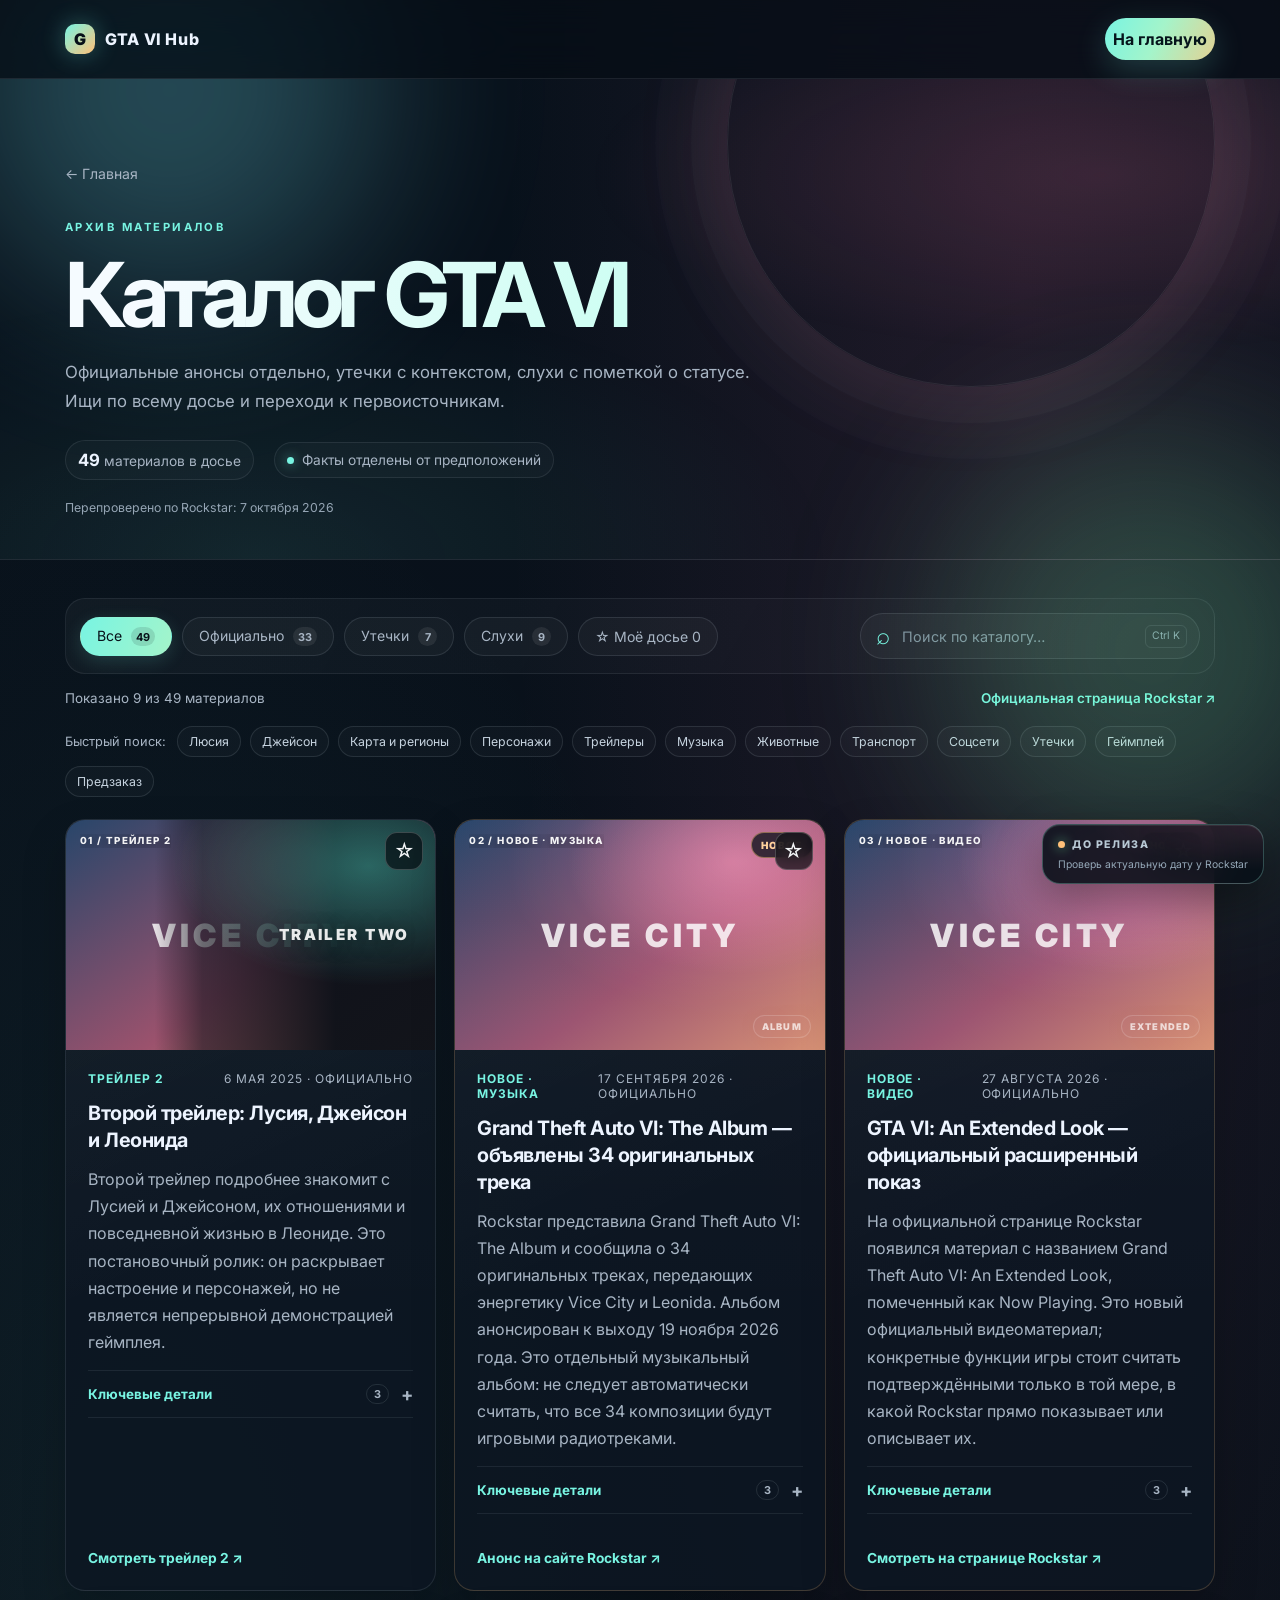
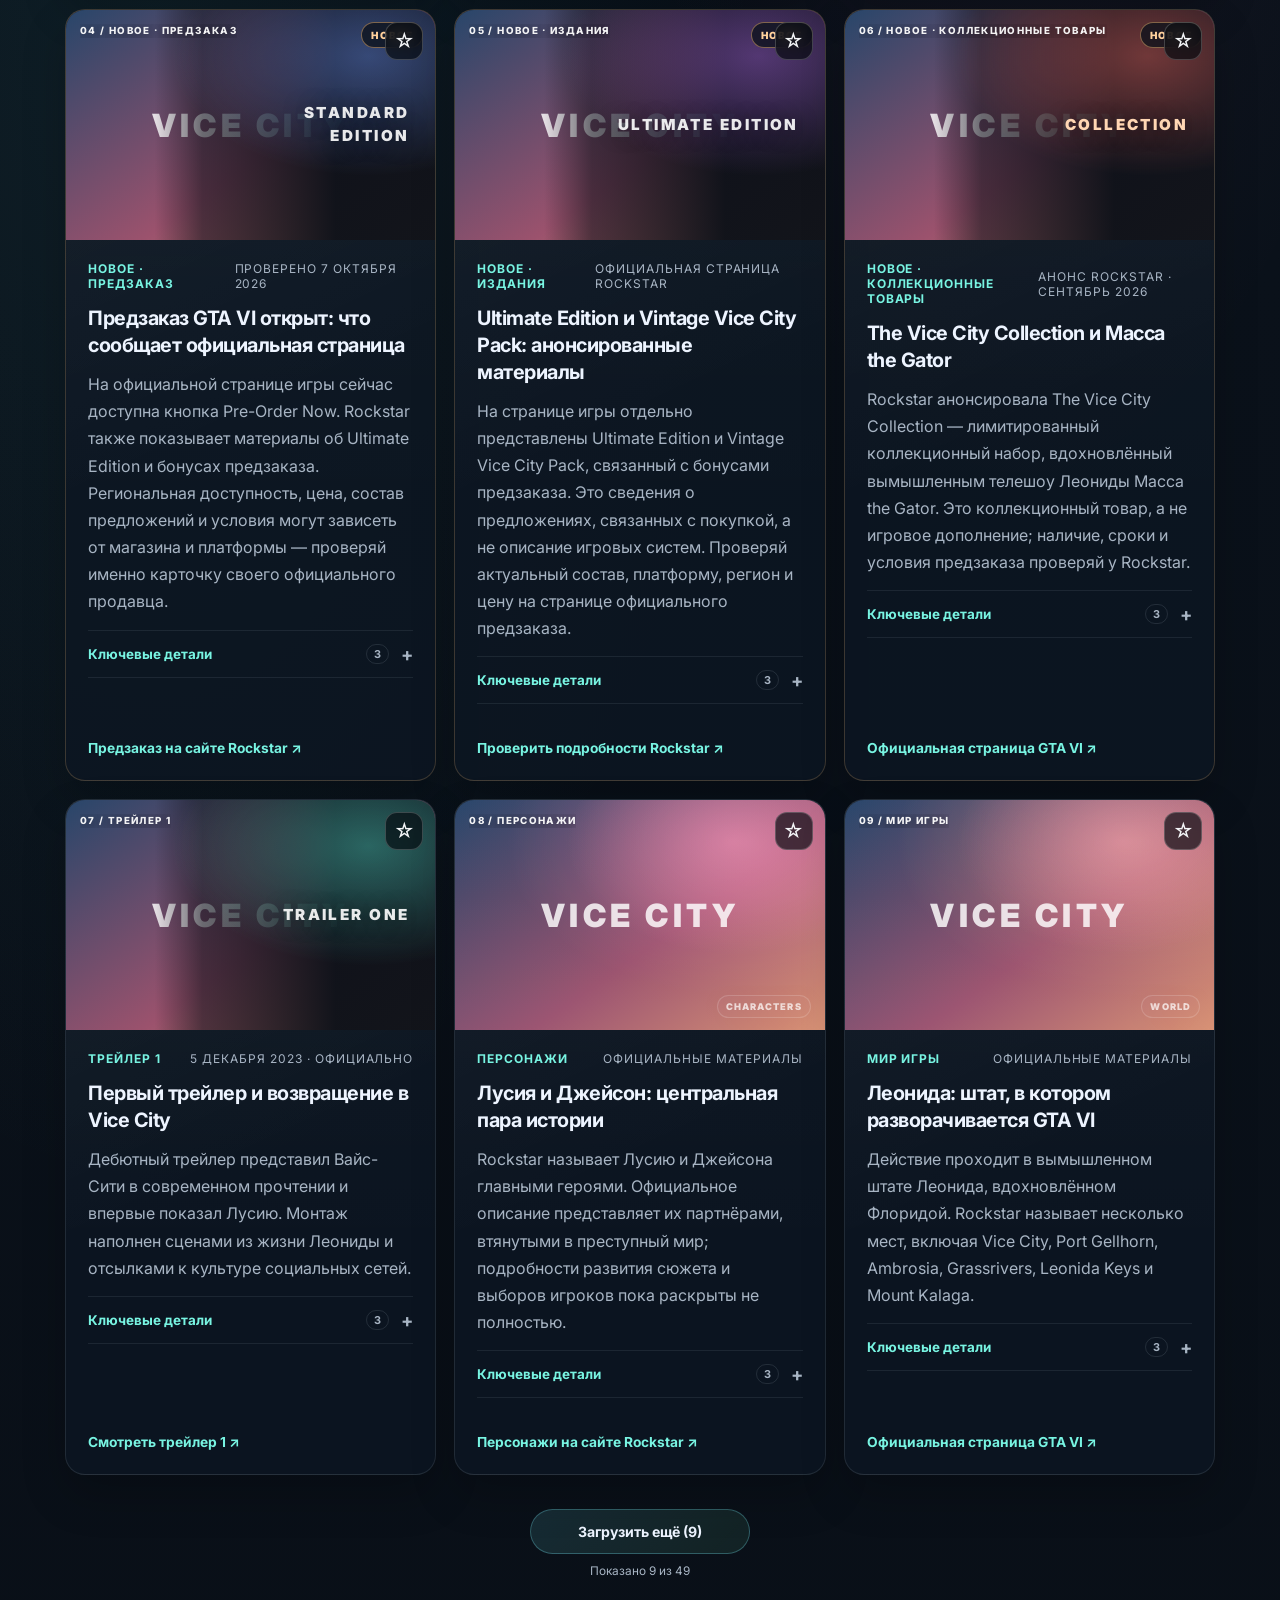
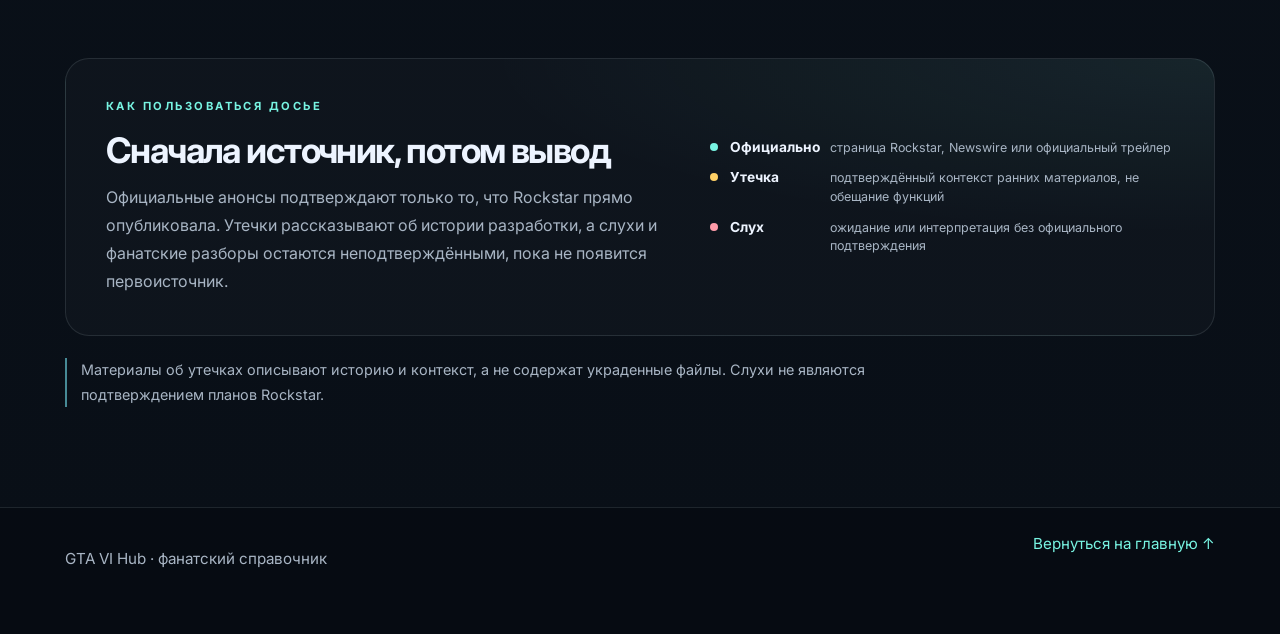
<file: gta-news.html>
<!DOCTYPE html>
<html lang="ru">

<head>
  <meta charset="UTF-8" />
  <meta name="viewport" content="width=device-width, initial-scale=1.0" />
  <meta name="description"
    content="Полный каталог новостей и материалов о GTA VI: официальные факты, утечки и слухи с источниками и контекстом." />
  <title>Каталог материалов — GTA VI Hub</title>
  <link rel="preconnect" href="https://fonts.googleapis.com" />
  <link rel="preconnect" href="https://fonts.gstatic.com" crossorigin />
  <link href="https://fonts.googleapis.com/css2?family=Inter:wght@400;500;600;700;800;900&display=swap"
    rel="stylesheet" />
  <link rel="stylesheet" href="gta.css" />
</head>

<body>
  <div class="scroll-progress" aria-hidden="true"></div>
  <div class="bg-glow glow-one"></div>
  <div class="bg-glow glow-two"></div>

  <header class="site-header">
    <div class="container nav">
      <a class="brand" href="gta.html#top" aria-label="GTA VI Hub — на главную">
        <span class="brand-mark">G</span>
        <span>GTA VI Hub</span>
      </a>
      <a class="nav-button" href="gta.html#latest">На главную</a>
    </div>
  </header>

  <main class="catalog-page">
    <section class="catalog-hero">
      <div class="container">
        <a class="back-link" href="gta.html#latest">← Главная</a>
        <p class="eyebrow">Архив материалов</p>
        <h1>Каталог GTA VI</h1>
        <p class="catalog-intro">
          Официальные анонсы отдельно, утечки с контекстом, слухи с пометкой о статусе.
          Ищи по всему досье и переходи к первоисточникам.
        </p>
        <div class="catalog-summary">
          <span><strong id="catalog-total">—</strong> материалов в досье</span>
          <span class="catalog-status"><i></i> Факты отделены от предположений</span>
          <span class="catalog-updated">Перепроверено по Rockstar: 7 октября 2026</span>
        </div>
      </div>
    </section>

    <section class="section catalog-content">
      <div class="container">
        <div class="catalog-toolbar">
          <div class="news-filters" role="group" aria-label="Фильтр материалов">
            <button class="filter-button is-active" type="button" data-filter="all" aria-pressed="true">Все <span
                data-filter-count></span></button>
            <button class="filter-button" type="button" data-filter="official" aria-pressed="false">Официально <span
                data-filter-count></span></button>
            <button class="filter-button" type="button" data-filter="leak" aria-pressed="false">Утечки <span
                data-filter-count></span></button>
            <button class="filter-button" type="button" data-filter="rumor" aria-pressed="false">Слухи <span
                data-filter-count></span></button>
            <button class="filter-button favorites-filter" type="button" data-favorites-filter aria-pressed="false">
              <span aria-hidden="true">☆</span> Моё досье <span data-favorites-count>0</span>
            </button>
          </div>
          <label class="news-search">
            <span aria-hidden="true">⌕</span>
            <input id="news-search" type="search" placeholder="Поиск по каталогу…" aria-label="Поиск по материалам"
              autocomplete="off" />
            <kbd>Ctrl K</kbd>
          </label>
        </div>
        <div class="catalog-result-bar">
          <p id="news-count" class="news-count" aria-live="polite"></p>
          <a href="https://www.rockstargames.com/VI" target="_blank" rel="noreferrer">Официальная страница Rockstar
            ↗</a>
        </div>
        <div class="topic-searches" aria-label="Популярные темы для поиска">
          <span>Быстрый поиск:</span>
          <button type="button" data-query="Люсия">Люсия</button>
          <button type="button" data-query="Джейсон">Джейсон</button>
          <button type="button" data-query="карта">Карта и регионы</button>
          <button type="button" data-query="персонажи">Персонажи</button>
          <button type="button" data-query="трейлер">Трейлеры</button>
          <button type="button" data-query="музыка">Музыка</button>
          <button type="button" data-query="животные">Животные</button>
          <button type="button" data-query="транспорт">Транспорт</button>
          <button type="button" data-query="социальные видео">Соцсети</button>
          <button type="button" data-query="утечка">Утечки</button>
          <button type="button" data-query="геймплей">Геймплей</button>
          <button type="button" data-query="предзаказ">Предзаказ</button>
        </div>
        <div class="location-filter-note" id="location-filter-note" hidden>
          <span>Материалы региона: <strong data-location-name></strong></span>
          <button id="location-reset" type="button">Показать весь каталог</button>
        </div>
        <p class="catalog-storage-note" id="catalog-storage-note" role="status" aria-live="polite" hidden></p>
        <div id="news-list" class="news-grid catalog-grid" aria-live="polite"></div>
        <div class="catalog-load-more-wrap" id="catalog-load-more-wrap" hidden>
          <button class="catalog-load-more" id="catalog-load-more" type="button">
            Загрузить ещё <span data-load-more-count></span>
          </button>
          <span class="catalog-pagination-note" id="catalog-pagination-note"></span>
        </div>
        <div class="catalog-empty" id="catalog-empty" hidden>
          <strong>По этому запросу материалов нет</strong>
          <p>Измени запрос или сбрось фильтры — в каталоге есть ещё темы.</p>
          <button id="catalog-reset" class="secondary-btn" type="button">Показать все материалы</button>
        </div>
        <section class="source-guide" aria-labelledby="source-guide-title">
          <div>
            <p class="eyebrow">Как пользоваться досье</p>
            <h2 id="source-guide-title">Сначала источник, потом вывод</h2>
            <p>Официальные анонсы подтверждают только то, что Rockstar прямо опубликовала. Утечки рассказывают об
              истории разработки, а слухи и фанатские разборы остаются неподтверждёнными, пока не появится
              первоисточник.</p>
          </div>
          <div class="source-key">
            <p><span class="source-key-dot official"></span><strong>Официально</strong><span>страница Rockstar, Newswire
                или официальный трейлер</span></p>
            <p><span class="source-key-dot leak"></span><strong>Утечка</strong><span>подтверждённый контекст ранних
                материалов, не обещание функций</span></p>
            <p><span class="source-key-dot rumor"></span><strong>Слух</strong><span>ожидание или интерпретация без
                официального подтверждения</span></p>
          </div>
        </section>
        <p class="editorial-note">
          Материалы об утечках описывают историю и контекст, а не содержат украденные файлы.
          Слухи не являются подтверждением планов Rockstar.
        </p>
      </div>
    </section>
  </main>

  <footer class="site-footer">
    <div class="container footer-wrap">
      <p>GTA VI Hub · фанатский справочник</p>
      <a href="gta.html#top">Вернуться на главную ↑</a>
    </div>
  </footer>

  <a class="release-countdown" href="https://www.rockstargames.com/VI" target="_blank" rel="noreferrer"
    aria-label="Обратный отсчёт до объявленной даты выхода GTA VI — 19 ноября 2026 года. Официальная страница Rockstar.">
    <span class="countdown-heading"><i aria-hidden="true"></i> До релиза</span>
    <span class="countdown-clock" role="timer" aria-live="off">
      <span><strong data-countdown-days>--</strong><small>дн</small></span>
      <span><strong data-countdown-hours>--</strong><small>ч</small></span>
      <span><strong data-countdown-minutes>--</strong><small>м</small></span>
      <span class="countdown-seconds"><strong data-countdown-seconds>--</strong><small>с</small></span>
    </span>
    <span class="countdown-note" data-countdown-note>Заявленная дата · 19.11.2026</span>
  </a>

  <dialog class="spotlight-dialog" id="spotlight-dialog" aria-labelledby="spotlight-title">
    <div class="spotlight-panel">
      <div class="spotlight-search-row">
        <span class="spotlight-search-icon" aria-hidden="true">⌕</span>
        <input id="spotlight-search" type="search" placeholder="Искать в досье GTA VI…" autocomplete="off"
          aria-label="Поиск по досье" aria-controls="spotlight-results" />
        <kbd>ESC</kbd>
        <button class="spotlight-close" type="button" data-spotlight-close aria-label="Закрыть поиск">×</button>
      </div>
      <div class="spotlight-content">
        <p class="spotlight-label" id="spotlight-title">БЫСТРЫЙ ПОИСК ПО ДОСЬЕ</p>
        <div class="spotlight-results" id="spotlight-results" role="listbox"
          aria-label="Результаты поиска по досье"></div>
        <p class="spotlight-hint"><span>↑</span><span>↓</span> выбрать <kbd>ENTER</kbd> открыть <kbd>CTRL K</kbd> вызвать</p>
      </div>
    </div>
  </dialog>

  <script src="gta-news-data.js"></script>
  <script src="gta-ui.js"></script>
  <script src="gta-catalog.js"></script>
  <script src="gta-motion.js"></script>
</body>

</html>
</file>
<file: gta.css>
:root {
  --bg: #070b14;
  --bg-soft: #101923;
  --panel: rgba(12, 18, 29, 0.72);
  --panel-strong: #121d2c;
  --line: rgba(255, 255, 255, 0.08);
  --text: #edf4ff;
  --muted: #a8b5c4;
  --accent: #7af1ff;
  --accent-2: #79ffb0;
  --gold: #ffd166;
  --shadow: 0 20px 50px rgba(0, 0, 0, 0.35);
}

* {
  box-sizing: border-box;
}

html {
  scroll-behavior: smooth;
}

body {
  margin: 0;
  font-family: "Inter", sans-serif;
  color: var(--text);
  background:
    radial-gradient(circle at top, rgba(122, 241, 255, 0.14), transparent 38%),
    linear-gradient(180deg, #050a12 0%, #0b1220 100%);
}

img {
  max-width: 100%;
  display: block;
}

a {
  color: inherit;
  text-decoration: none;
}

.container {
  width: min(1150px, calc(100% - 32px));
  margin: 0 auto;
}

.bg-glow {
  position: fixed;
  width: 420px;
  height: 420px;
  border-radius: 50%;
  filter: blur(90px);
  opacity: 0.28;
  pointer-events: none;
}

.glow-one {
  background: rgba(122, 241, 255, 0.9);
  top: -120px;
  left: -40px;
}

.glow-two {
  background: rgba(121, 255, 176, 0.75);
  right: -80px;
  bottom: 40px;
}

.site-header {
  position: sticky;
  top: 0;
  z-index: 20;
  backdrop-filter: blur(12px);
  background: rgba(7, 11, 20, 0.45);
  border-bottom: 1px solid var(--line);
}

.nav {
  display: flex;
  align-items: center;
  justify-content: space-between;
  min-height: 78px;
  gap: 24px;
}

.brand {
  display: inline-flex;
  align-items: center;
  gap: 10px;
  font-weight: 800;
  letter-spacing: 0.04em;
}

.brand-mark {
  display: grid;
  place-items: center;
  width: 30px;
  height: 30px;
  border-radius: 8px;
  background: linear-gradient(135deg, var(--accent), var(--accent-2));
  color: #061018;
  font-weight: 900;
}

.main-nav {
  display: flex;
  align-items: center;
  gap: 24px;
  color: var(--muted);
  font-size: 0.95rem;
}

.main-nav a:hover,
.main-nav a:focus-visible {
  color: var(--text);
}

.nav-button,
.catalog-nav-button,
.primary-btn,
.secondary-btn {
  display: inline-flex;
  align-items: center;
  justify-content: center;
  border-radius: 999px;
  transition: transform 0.2s ease, box-shadow 0.2s ease;
}

.nav-button,
.catalog-nav-button,
.primary-btn {
  background: linear-gradient(135deg, var(--accent), var(--accent-2));
  color: #05141b;
  font-weight: 700;
  box-shadow: 0 12px 30px rgba(122, 241, 255, 0.25);
}

.nav-button {
  min-width: 110px;
  height: 42px;
}

.nav-actions {
  display: flex;
  flex: 0 0 auto;
  align-items: center;
  gap: 10px;
}

.catalog-nav-button {
  min-width: 112px;
  height: 42px;
  gap: 7px;
  border: 1px solid rgba(120, 244, 226, 0.28);
  background: rgba(120, 244, 226, 0.075);
  color: var(--accent);
  font-size: 0.88rem;
  font-weight: 700;
  transition: transform 0.2s ease, border-color 0.2s ease, background 0.2s ease;
}

.catalog-nav-button:hover {
  transform: translateY(-1px);
  border-color: rgba(120, 244, 226, 0.55);
  background: rgba(120, 244, 226, 0.14);
}

.primary-btn,
.secondary-btn {
  padding: 15px 24px;
  min-width: 180px;
}

.secondary-btn {
  background: rgba(255, 255, 255, 0.02);
  border: 1px solid var(--line);
  color: var(--text);
}

.nav-button:hover,
.primary-btn:hover,
.secondary-btn:hover {
  transform: translateY(-1px);
}

.hero {
  padding: 90px 0 40px;
}

.hero-grid {
  display: grid;
  grid-template-columns: 1.1fr 0.9fr;
  align-items: center;
  gap: 48px;
}

.eyebrow {
  margin: 0 0 16px;
  color: var(--accent);
  text-transform: uppercase;
  letter-spacing: 0.18em;
  font-size: 0.76rem;
  font-weight: 700;
}

.hero-copy h1 {
  margin: 0;
  font-size: clamp(2.8rem, 4vw, 4.8rem);
  line-height: 1.02;
  letter-spacing: -0.06em;
}

.lead {
  margin-top: 20px;
  max-width: 620px;
  color: var(--muted);
  font-size: 1.1rem;
  line-height: 1.7;
}

.hero-actions {
  display: flex;
  flex-wrap: wrap;
  gap: 16px;
  margin-top: 30px;
}

.hero-stats {
  margin: 38px 0 0;
  padding: 0;
  list-style: none;
  display: flex;
  flex-wrap: wrap;
  gap: 24px;
}

.hero-stats li {
  min-width: 120px;
  padding: 16px 18px;
  border: 1px solid var(--line);
  background: rgba(255, 255, 255, 0.02);
  border-radius: 18px;
}

.hero-stats strong {
  display: block;
  font-size: 1.4rem;
  margin-bottom: 6px;
}

.hero-stats span {
  color: var(--muted);
  font-size: 0.82rem;
}

.hero-visual {
  display: flex;
  justify-content: center;
}

.hero-artwork {
  position: relative;
  width: min(540px, 100%);
  aspect-ratio: 1.28;
  overflow: hidden;
  border: 1px solid rgba(255, 255, 255, 0.16);
  border-radius: 26px;
  background: #43303d;
  box-shadow: 0 35px 90px rgba(0, 0, 0, 0.52), 0 0 70px rgba(255, 131, 163, 0.12);
  transform: perspective(1000px) rotateX(var(--tilt-x, 0deg)) rotateY(var(--tilt-y, 0deg));
  transition: transform 0.7s cubic-bezier(0.2, 0.75, 0.25, 1), box-shadow 0.4s ease, border-color 0.4s ease;
  will-change: transform;
}

.hero-artwork-image {
  position: absolute;
  inset: 0;
  width: 100%;
  height: 100%;
  object-fit: cover;
  object-position: center;
}

@media (hover: hover) and (pointer: fine) {
  .hero-artwork:hover {
    transform:
      perspective(1000px) rotateX(var(--tilt-x, 0.8deg)) rotateY(var(--tilt-y, -0.8deg)) scale(1.006);
    box-shadow: 0 40px 100px rgba(0, 0, 0, 0.56), 0 0 75px rgba(255, 131, 163, 0.17);
  }
}

.artwork-shade {
  position: absolute;
  inset: 0;
  background: linear-gradient(180deg, rgba(18, 13, 26, 0.02) 48%, rgba(12, 12, 20, 0.56) 100%);
}

.artwork-caption {
  position: absolute;
  z-index: 2;
  inset: auto 18px 18px;
  display: flex;
  justify-content: flex-start;
}

.official-pill {
  display: inline-flex;
  align-items: center;
  gap: 8px;
  padding: 9px 12px;
  border: 1px solid rgba(255, 255, 255, 0.3);
  border-radius: 999px;
  background: rgba(12, 14, 22, 0.54);
  backdrop-filter: blur(12px);
  color: #fff;
  font-size: 0.76rem;
  font-weight: 600;
}

.official-pill span {
  width: 8px;
  height: 8px;
  border-radius: 50%;
  background: var(--accent-2);
  box-shadow: 0 0 14px var(--accent-2);
}

.section {
  padding: 90px 0;
}

.alt {
  background: rgba(255, 255, 255, 0.02);
  border-top: 1px solid var(--line);
  border-bottom: 1px solid var(--line);
}

.section-heading {
  margin-bottom: 30px;
}

.section-heading h2 {
  margin: 0;
  font-size: clamp(2rem, 3vw, 3rem);
  letter-spacing: -0.05em;
}

.narrow {
  max-width: 680px;
}

.news-grid,
.facts-grid {
  display: grid;
  grid-template-columns: repeat(3, minmax(0, 1fr));
  gap: 24px;
}

.news-card,
.fact-card,
.mini-card {
  background: var(--panel);
  border: 1px solid var(--line);
  border-radius: 24px;
  overflow: hidden;
  box-shadow: var(--shadow);
}

.news-card {
  display: flex;
  flex-direction: column;
  min-height: 100%;
}

.news-card .thumb {
  position: relative;
  height: 165px;
  background: linear-gradient(135deg, rgba(122, 241, 255, 0.2), rgba(121, 255, 176, 0.08));
  display: grid;
  place-items: center;
  font-size: 2.2rem;
}

.news-card .thumb img {
  width: 100%;
  height: 100%;
  object-fit: cover;
  transition: transform 0.65s ease;
}

.news-card .thumb img.thumb-character-art {
  object-position: center 38%;
}

.news-card .thumb img.thumb-coast-art {
  object-position: center 36%;
}

.news-card .thumb img.thumb-rumor-art {
  object-position: 46% 32%;
  filter: saturate(0.8) brightness(0.78);
}

.news-card .thumb img.thumb-release-art {
  object-position: 75% 50%;
  filter: saturate(0.86);
}

.news-card .thumb-image-treatment {
  position: absolute;
  z-index: 1;
  inset: 0;
  background:
    linear-gradient(180deg, rgba(5, 10, 18, 0.16), transparent 42%, rgba(5, 10, 18, 0.62)),
    radial-gradient(ellipse at 78% 18%, var(--scene-tint, rgba(120, 244, 226, 0.28)), transparent 58%);
  mix-blend-mode: screen;
  opacity: 0.82;
  pointer-events: none;
  transition: opacity 0.45s ease;
}

.news-card .thumb-issue {
  position: absolute;
  z-index: 2;
  top: 14px;
  left: 14px;
  max-width: calc(100% - 28px);
  overflow: hidden;
  color: rgba(255, 255, 255, 0.94);
  font-size: 0.61rem;
  font-weight: 800;
  letter-spacing: 0.14em;
  line-height: 1.4;
  text-overflow: ellipsis;
  text-shadow: 0 2px 12px rgba(0, 0, 0, 0.72);
  text-transform: uppercase;
  white-space: nowrap;
  pointer-events: none;
}

.news-card .thumb-scene-0 {
  --scene-tint: rgba(82, 236, 211, 0.38);
}

.news-card .thumb-scene-1 {
  --scene-tint: rgba(255, 118, 164, 0.4);
}

.news-card .thumb-scene-2 {
  --scene-tint: rgba(255, 187, 91, 0.42);
}

.news-card .thumb-scene-3 {
  --scene-tint: rgba(110, 154, 255, 0.4);
}

.news-card .thumb-scene-4 {
  --scene-tint: rgba(190, 115, 255, 0.38);
}

.news-card .thumb-scene-5 {
  --scene-tint: rgba(255, 111, 100, 0.4);
}

.news-card .thumb-scene-1 img {
  object-position: 72% 42%;
  filter: saturate(0.86) contrast(1.05);
}

.news-card .thumb-scene-2 img {
  object-position: 34% 58%;
  filter: saturate(1.12) brightness(0.9);
}

.news-card .thumb-scene-3 img {
  object-position: 52% 30%;
  filter: saturate(0.78) contrast(1.08);
}

.news-card .thumb-scene-4 img {
  object-position: 18% 60%;
  filter: saturate(1.08) brightness(0.86);
}

.news-card .thumb-scene-5 img {
  object-position: 86% 65%;
  filter: saturate(0.92) sepia(0.12);
}

.news-card .thumb-label {
  position: absolute;
  z-index: 3;
  right: 12px;
  bottom: 12px;
  padding: 6px 9px;
  border: 1px solid rgba(255, 255, 255, 0.23);
  border-radius: 999px;
  background: rgba(7, 11, 20, 0.58);
  color: #fff;
  font-size: 0.62rem;
  font-weight: 800;
  letter-spacing: 0.09em;
  backdrop-filter: blur(9px);
}

.news-card .thumb.has-image-error {
  isolation: isolate;
  background:
    radial-gradient(ellipse at 75% 18%, rgba(255, 134, 169, 0.52), transparent 42%),
    linear-gradient(145deg, #28466a, #9b526d 58%, #d89070);
}

.news-card .thumb.has-image-error::before {
  position: absolute;
  inset: 0;
  display: grid;
  place-items: center;
  color: rgba(255, 255, 255, 0.82);
  content: "VICE CITY";
  font-size: 2rem;
  font-weight: 900;
  letter-spacing: 0.14em;
}

.news-card .thumb.has-image-error .thumb-label {
  display: none;
}

.news-card .thumb>span[aria-hidden="true"]:not(.thumb-label) {
  font-size: 4.4rem;
  line-height: 1;
  filter: drop-shadow(0 8px 18px rgba(0, 0, 0, 0.3));
  animation: icon-float 4s ease-in-out infinite;
}

.news-card .thumb>span.thumb-issue[aria-hidden="true"] {
  font-size: 0.61rem;
  line-height: 1.4;
  filter: none;
  animation: none;
}

.news-card .thumb>span.thumb-image-treatment[aria-hidden="true"] {
  font-size: 0;
  line-height: 1;
  filter: none;
  animation: none;
}

.news-card:hover .thumb img {
  transform: scale(1.035);
}

.news-card:hover .thumb-image-treatment {
  opacity: 1;
}

.news-card .content {
  display: flex;
  flex: 1;
  flex-direction: column;
  padding: 22px 20px 24px;
}

.news-card .meta {
  display: flex;
  align-items: center;
  justify-content: space-between;
  gap: 16px;
  color: var(--muted);
  font-size: 0.75rem;
  text-transform: uppercase;
  letter-spacing: 0.08em;
  margin-bottom: 14px;
}

.news-card h3 {
  margin: 0 0 12px;
  font-size: 1.4rem;
  line-height: 1.3;
}

.news-card p {
  margin: 0;
  color: var(--muted);
  line-height: 1.7;
}

.news-source {
  display: inline-flex;
  margin-top: auto;
  padding-top: 18px;
  color: var(--accent);
  font-size: 0.86rem;
  font-weight: 700;
}

.news-source:hover {
  color: var(--accent-2);
}

.fact-card {
  padding: 22px 20px 24px;
}

.fact-tag,
.label {
  display: inline-flex;
  align-items: center;
  padding: 6px 10px;
  border-radius: 999px;
  font-size: 0.72rem;
  font-weight: 700;
  color: var(--accent);
  background: rgba(122, 241, 255, 0.09);
  text-transform: uppercase;
  letter-spacing: 0.08em;
}

.fact-card h3 {
  margin: 18px 0 10px;
  font-size: 1.6rem;
}

.fact-card p,
.text-panel p,
.mini-card p,
.timeline-item p {
  color: var(--muted);
  line-height: 1.7;
}

.split-layout {
  display: grid;
  grid-template-columns: 1.2fr 0.8fr;
  gap: 28px;
  align-items: center;
}

.text-panel h2 {
  margin: 0 0 16px;
  font-size: clamp(2rem, 2.7vw, 2.7rem);
  letter-spacing: -0.05em;
}

.check-list {
  margin: 24px 0 0;
  padding: 0;
  list-style: none;
  display: grid;
  gap: 14px;
}

.check-list li {
  position: relative;
  padding-left: 28px;
  color: var(--text);
}

.check-list li::before {
  content: "✓";
  position: absolute;
  left: 0;
  top: 0;
  color: var(--accent-2);
  font-weight: 800;
}

.info-panel {
  display: grid;
  gap: 20px;
}

.mini-card {
  padding: 22px 20px;
}

.mini-card strong {
  display: block;
  margin-top: 12px;
  font-size: 1.7rem;
}

.mini-card.accent {
  background: linear-gradient(135deg, rgba(122, 241, 255, 0.08), rgba(121, 255, 176, 0.12));
}

.timeline {
  position: relative;
  display: grid;
  gap: 18px;
  margin-top: 20px;
}

.timeline::before {
  content: "";
  position: absolute;
  left: 8px;
  top: 0;
  bottom: 0;
  width: 2px;
  background: linear-gradient(180deg, var(--accent), rgba(255, 255, 255, 0.08));
}

.timeline-item {
  position: relative;
  display: grid;
  grid-template-columns: 32px 1fr;
  gap: 18px;
  align-items: start;
}

.dot {
  position: relative;
  margin-top: 8px;
  width: 18px;
  height: 18px;
  border-radius: 50%;
  background: linear-gradient(135deg, var(--accent), var(--accent-2));
  box-shadow: 0 0 0 5px rgba(122, 241, 255, 0.12);
  z-index: 1;
}

.timeline-item h3 {
  margin: 0 0 6px;
  font-size: 1.3rem;
}

.site-footer {
  padding: 26px 0 50px;
  border-top: 1px solid var(--line);
}

.footer-wrap {
  display: flex;
  justify-content: space-between;
  gap: 20px;
  color: var(--muted);
  font-size: 0.95rem;
}

.scroll-progress {
  position: fixed;
  inset: 0 auto auto 0;
  z-index: 30;
  width: 100%;
  height: 3px;
  background: linear-gradient(90deg, var(--accent), var(--accent-2), var(--gold));
  transform: scaleX(0);
  transform-origin: left;
}

.menu-toggle {
  display: none;
  width: 42px;
  height: 42px;
  padding: 11px 9px;
  border: 1px solid var(--line);
  border-radius: 12px;
  background: rgba(255, 255, 255, 0.04);
  cursor: pointer;
}

.menu-toggle span {
  display: block;
  height: 2px;
  margin: 4px 0;
  border-radius: 2px;
  background: var(--text);
  transition: transform 0.25s ease, opacity 0.25s ease;
}

.news-filters {
  display: flex;
  flex-wrap: wrap;
  gap: 10px;
  margin: -6px 0 26px;
}

.filter-button {
  padding: 9px 16px;
  border: 1px solid var(--line);
  border-radius: 999px;
  background: rgba(255, 255, 255, 0.03);
  color: var(--muted);
  font: inherit;
  font-size: 0.88rem;
  cursor: pointer;
  transition: color 0.2s ease, border-color 0.2s ease, background 0.2s ease, transform 0.2s ease;
}

.filter-button:hover {
  transform: translateY(-2px);
  color: var(--text);
  border-color: rgba(122, 241, 255, 0.4);
}

.filter-button.is-active {
  color: #05141b;
  border-color: transparent;
  background: linear-gradient(135deg, var(--accent), var(--accent-2));
}

.news-card,
.fact-card,
.mini-card,
.hero-stats li {
  transition: transform 0.3s ease, border-color 0.3s ease, box-shadow 0.3s ease;
}

.news-card:hover,
.fact-card:hover,
.mini-card:hover {
  transform: translateY(-7px);
  border-color: rgba(122, 241, 255, 0.28);
  box-shadow: 0 24px 55px rgba(0, 0, 0, 0.42), 0 0 28px rgba(122, 241, 255, 0.06);
}

.news-card .thumb {
  overflow: hidden;
}

.news-card .thumb::after {
  content: "";
  position: absolute;
  inset: 0;
  background: linear-gradient(115deg, transparent 25%, rgba(255, 255, 255, 0.14) 50%, transparent 75%);
  transform: translateX(-120%);
  transition: transform 0.65s ease;
}

.news-card:hover .thumb::after {
  transform: translateX(120%);
}

.section-intro {
  max-width: 680px;
  margin: 16px 0 0;
  color: var(--muted);
  font-size: 1.02rem;
  line-height: 1.75;
}

.fact-card {
  display: flex;
  flex-direction: column;
  align-items: flex-start;
}

.source-link {
  display: inline-flex;
  margin-top: auto;
  padding-top: 18px;
  color: var(--accent);
  font-size: 0.88rem;
  font-weight: 700;
}

.source-link:hover,
.official-links a:hover {
  color: var(--accent-2);
}

.platform-strip {
  display: flex;
  align-items: center;
  flex-wrap: wrap;
  gap: 16px;
  margin-top: 28px;
  padding: 20px 22px;
  border: 1px solid var(--line);
  border-radius: 18px;
  background: rgba(255, 255, 255, 0.025);
}

.platform-label,
.platform-note {
  color: var(--muted);
  font-size: 0.84rem;
}

.platform-label {
  flex-basis: 100%;
}

.platform-strip strong {
  font-size: 0.95rem;
}

.platform-divider {
  width: 1px;
  height: 18px;
  background: var(--line);
}

.platform-note {
  margin-left: auto;
}

.editorial-note {
  max-width: 850px;
  margin: 22px 0 0;
  padding-left: 14px;
  border-left: 2px solid rgba(122, 241, 255, 0.55);
  color: var(--muted);
  font-size: 0.9rem;
  line-height: 1.7;
}

.leak-feature {
  display: grid;
  grid-template-columns: 1fr 0.62fr;
  align-items: center;
  gap: 36px;
  padding: clamp(24px, 4vw, 44px);
  border: 1px solid rgba(255, 209, 102, 0.2);
  border-radius: 26px;
  background:
    radial-gradient(circle at 85% 50%, rgba(255, 209, 102, 0.12), transparent 30%),
    linear-gradient(135deg, rgba(255, 255, 255, 0.035), rgba(255, 255, 255, 0.01));
}

.leak-feature-copy h3,
.leak-card h3 {
  margin: 18px 0 10px;
  font-size: clamp(1.35rem, 2vw, 1.8rem);
}

.leak-feature-copy p,
.leak-card p,
.rumor-check p {
  color: var(--muted);
  line-height: 1.75;
}

.leak-feature-copy .source-link {
  padding-top: 4px;
}

.confidence-tag {
  display: inline-flex;
  align-items: center;
  min-height: 28px;
  padding: 6px 10px;
  border: 1px solid currentColor;
  border-radius: 999px;
  font-size: 0.7rem;
  font-weight: 800;
  letter-spacing: 0.07em;
  text-transform: uppercase;
}

.confidence-tag.confirmed {
  color: var(--accent-2);
  background: rgba(121, 255, 176, 0.06);
}

.confidence-tag.leaked {
  color: var(--gold);
  background: rgba(255, 209, 102, 0.06);
}

.confidence-tag.unverified {
  color: #ff9caa;
  background: rgba(255, 122, 151, 0.06);
}

.leak-stamp {
  display: grid;
  justify-items: center;
  gap: 10px;
  width: min(270px, 100%);
  aspect-ratio: 1;
  place-content: center;
  justify-self: center;
  border: 1px solid rgba(255, 209, 102, 0.4);
  border-radius: 50%;
  color: rgba(255, 209, 102, 0.85);
  background:
    radial-gradient(circle, rgba(255, 209, 102, 0.09), transparent 68%),
    repeating-linear-gradient(135deg, transparent 0 9px, rgba(255, 209, 102, 0.025) 9px 10px);
  box-shadow: inset 0 0 42px rgba(255, 209, 102, 0.08), 0 0 50px rgba(255, 209, 102, 0.06);
  transform: rotate(-8deg);
}

.leak-stamp strong {
  font-size: clamp(3.3rem, 7vw, 5.5rem);
  line-height: 0.9;
  letter-spacing: -0.08em;
}

.leak-stamp span {
  font-size: 0.68rem;
  font-weight: 800;
  letter-spacing: 0.2em;
}

.leak-grid {
  display: grid;
  grid-template-columns: repeat(3, minmax(0, 1fr));
  gap: 20px;
  margin-top: 22px;
}

.leak-card {
  padding: 22px 20px;
  border: 1px solid var(--line);
  border-radius: 22px;
  background: var(--panel);
  transition: transform 0.3s ease, border-color 0.3s ease;
}

.leak-card:hover {
  transform: translateY(-5px);
  border-color: rgba(255, 209, 102, 0.35);
}

.leak-card h3 {
  font-size: 1.25rem;
}

.rumor-layout {
  display: grid;
  grid-template-columns: 0.9fr 1.1fr;
  align-items: start;
  gap: 50px;
}

.rumor-checklist {
  display: grid;
  gap: 10px;
}

.rumor-check {
  display: grid;
  grid-template-columns: 44px 1fr;
  gap: 16px;
  align-items: start;
  padding: 18px 0;
  border-bottom: 1px solid var(--line);
}

.rumor-check>span {
  color: var(--accent);
  font-size: 0.8rem;
  font-weight: 800;
  letter-spacing: 0.08em;
}

.rumor-check strong {
  display: block;
  margin-bottom: 5px;
}

.rumor-check p {
  margin: 0;
  font-size: 0.92rem;
}

.trailer-link {
  margin-top: 24px;
}

.official-links {
  display: flex;
  flex-wrap: wrap;
  gap: 12px;
  margin-top: 32px;
}

.official-links a {
  padding: 10px 14px;
  border: 1px solid var(--line);
  border-radius: 999px;
  color: var(--text);
  font-size: 0.84rem;
  transition: color 0.2s ease, border-color 0.2s ease;
}

.unknowns-grid {
  display: grid;
  grid-template-columns: repeat(4, minmax(0, 1fr));
  gap: 16px;
}

.unknown-card {
  position: relative;
  min-height: 230px;
  overflow: hidden;
  padding: 22px 20px;
  border: 1px solid var(--line);
  border-radius: 22px;
  background:
    radial-gradient(ellipse at 100% 0%, rgba(122, 241, 255, 0.12), transparent 46%),
    linear-gradient(150deg, rgba(255, 255, 255, 0.045), rgba(255, 255, 255, 0.01));
  transition: transform 0.3s ease, border-color 0.3s ease;
}

.unknown-card:hover {
  transform: translateY(-5px);
  border-color: rgba(122, 241, 255, 0.28);
}

.unknown-card>span {
  color: var(--accent);
  font-size: 0.7rem;
  font-weight: 800;
  letter-spacing: 0.15em;
}

.unknown-card h3 {
  margin: 28px 0 10px;
  font-size: 1.25rem;
}

.unknown-card p {
  margin: 0;
  color: var(--muted);
  font-size: 0.92rem;
  line-height: 1.7;
}

.roster-block,
.locations-block {
  margin-top: 54px;
}

.subsection-heading {
  margin-bottom: 20px;
}

.subsection-heading .eyebrow {
  margin-bottom: 10px;
}

.subsection-heading h3 {
  margin: 0;
  font-size: clamp(1.55rem, 2.4vw, 2.1rem);
  letter-spacing: -0.04em;
}

.roster-grid {
  display: grid;
  grid-template-columns: repeat(3, minmax(0, 1fr));
  gap: 14px;
}

.roster-card {
  display: flex;
  align-items: flex-start;
  gap: 14px;
  padding: 18px;
  border: 1px solid var(--line);
  border-radius: 18px;
  background: rgba(255, 255, 255, 0.025);
  transition: transform 0.25s ease, border-color 0.25s ease;
}

.roster-card:hover {
  transform: translateY(-4px);
  border-color: rgba(122, 241, 255, 0.3);
}

.roster-initial {
  display: grid;
  flex: 0 0 38px;
  width: 38px;
  height: 38px;
  place-items: center;
  border-radius: 12px;
  background: linear-gradient(135deg, rgba(122, 241, 255, 0.2), rgba(121, 255, 176, 0.12));
  color: var(--accent);
  font-size: 1.1rem;
  font-weight: 800;
}

.roster-card h4 {
  margin: 0 0 6px;
  font-size: 1rem;
}

.roster-card p {
  margin: 0;
  color: var(--muted);
  font-size: 0.88rem;
  line-height: 1.6;
}

.roster-source {
  margin-top: 4px;
}

.locations-grid {
  display: grid;
  grid-template-columns: repeat(3, minmax(0, 1fr));
  gap: 14px;
}

.location-card {
  position: relative;
  display: flex;
  min-height: 150px;
  flex-direction: column;
  justify-content: flex-end;
  overflow: hidden;
  padding: 18px;
  border: 1px solid rgba(255, 255, 255, 0.12);
  border-radius: 18px;
  background: linear-gradient(140deg, #1c4052, #b45c67 60%, #e7a36c);
  isolation: isolate;
  transition: transform 0.3s ease, border-color 0.3s ease;
}

.location-card.vice-city {
  background-image:
    linear-gradient(180deg, rgba(7, 11, 20, 0.06), rgba(7, 11, 20, 0.86)),
    url("https://img.youtube.com/vi/VQRLujxTm3c/maxresdefault.jpg");
  background-position: center, 73% 52%;
  background-size: cover;
}

.location-card.port-gellhorn {
  background-image:
    linear-gradient(180deg, rgba(7, 11, 20, 0.06), rgba(7, 11, 20, 0.86)),
    url("https://img.youtube.com/vi/QdBZY2fkU-0/maxresdefault.jpg");
  background-position: center, 12% 55%;
  background-size: cover;
}

.location-card.ambrosia {
  background-image:
    linear-gradient(180deg, rgba(7, 11, 20, 0.1), rgba(7, 11, 20, 0.86)),
    url("https://img.youtube.com/vi/VQRLujxTm3c/maxresdefault.jpg");
  background-position: center, 30% 82%;
  background-size: cover;
}

.location-card.grassrivers {
  background-image:
    linear-gradient(180deg, rgba(7, 11, 20, 0.04), rgba(7, 11, 20, 0.84)),
    url("https://img.youtube.com/vi/QdBZY2fkU-0/maxresdefault.jpg");
  background-position: center, 42% 8%;
  background-size: cover;
}

.location-card.keys {
  background-image:
    linear-gradient(180deg, rgba(7, 11, 20, 0.04), rgba(7, 11, 20, 0.82)),
    url("https://www.rockstargames.com/VI/_next/static/media/shard2.0n4e6vntuoxgf.png");
  background-position: center, 70% 35%;
  background-size: cover;
}

.location-card.kalaga {
  background-image:
    linear-gradient(180deg, rgba(7, 11, 20, 0.04), rgba(7, 11, 20, 0.84)),
    url("https://img.youtube.com/vi/VQRLujxTm3c/maxresdefault.jpg");
  background-position: center, 4% 20%;
  background-size: cover;
}

.location-card::before {
  position: absolute;
  z-index: -1;
  inset: 0;
  content: "";
  opacity: 0.7;
  background:
    linear-gradient(180deg, transparent 15%, rgba(7, 11, 20, 0.88) 100%),
    repeating-linear-gradient(90deg, rgba(255, 255, 255, 0.08) 0 2px, transparent 2px 34px);
  transition: transform 0.5s ease;
}

.location-card:hover {
  transform: translateY(-4px);
  border-color: rgba(255, 255, 255, 0.4);
}

.location-card:hover::before {
  transform: scale(1.08);
}

.location-card span {
  color: rgba(255, 255, 255, 0.76);
  font-size: 0.68rem;
  font-weight: 700;
  letter-spacing: 0.14em;
}

.location-card h4 {
  margin: 8px 0 0;
  font-size: 1.2rem;
}

.world-observations {
  margin-top: 38px;
}

.world-observations .subsection-heading {
  max-width: 700px;
  margin-bottom: 20px;
}

.world-observations .subsection-heading>p:last-child {
  margin: 10px 0 0;
  color: var(--muted);
  line-height: 1.7;
}

.world-observations-grid {
  display: grid;
  grid-template-columns: repeat(2, minmax(0, 1fr));
  gap: 14px;
}

.world-observation {
  min-height: 190px;
  padding: 22px;
  border: 1px solid rgba(226, 239, 255, 0.09);
  border-radius: 18px;
  background:
    radial-gradient(ellipse at 100% 0%, rgba(120, 244, 226, 0.06), transparent 52%),
    rgba(255, 255, 255, 0.022);
  transition: border-color 0.35s ease, background-color 0.35s ease, transform 0.45s cubic-bezier(0.2, 0.7, 0.2, 1);
}

.world-observation:hover {
  transform: translateY(-3px);
  border-color: rgba(120, 244, 226, 0.25);
}

.world-observation>span {
  color: var(--accent);
  font-size: 0.66rem;
  font-weight: 800;
  letter-spacing: 0.14em;
}

.world-observation h4 {
  margin: 12px 0 8px;
  font-size: 1.08rem;
}

.world-observation p {
  margin: 0;
  color: var(--muted);
  font-size: 0.88rem;
  line-height: 1.65;
}

.world-observations>.source-link {
  margin-top: 12px;
}

.port-gellhorn {
  background-color: #223f55;
}

.ambrosia {
  background-color: #3d4134;
}

.grassrivers {
  background-color: #173c43;
}

.keys {
  background-color: #17546b;
}

.kalaga {
  background-color: #33464a;
}

.reveal {
  opacity: 1;
  transform: none;
}

.reveal.is-visible {
  animation: reveal-in 0.65s cubic-bezier(0.2, 0.7, 0.2, 1);
}

.news-card.reveal.is-visible:hover,
.fact-card.reveal.is-visible:hover,
.mini-card.reveal.is-visible:hover,
.leak-card.reveal.is-visible:hover,
.roster-card.reveal.is-visible:hover,
.location-card.reveal.is-visible:hover,
.unknown-card.reveal.is-visible:hover {
  transform: translateY(-5px);
}

.news-card:nth-child(2),
.fact-card:nth-child(2),
.unknown-card:nth-child(2) {
  transition-delay: 80ms;
}

.news-card:nth-child(3),
.fact-card:nth-child(3),
.unknown-card:nth-child(3) {
  transition-delay: 160ms;
}

.unknown-card:nth-child(4) {
  transition-delay: 240ms;
}

.news-card.is-hidden {
  display: none;
}

@keyframes icon-float {

  0%,
  100% {
    transform: translateY(0);
  }

  50% {
    transform: translateY(-7px);
  }
}

@keyframes reveal-in {
  from {
    opacity: 0.4;
    transform: translateY(16px);
  }

  to {
    opacity: 1;
    transform: none;
  }
}

@media (max-width: 920px) {

  .news-grid,
  .facts-grid,
  .hero-grid,
  .split-layout,
  .rumor-layout,
  .leak-feature {
    grid-template-columns: 1fr;
  }

  .leak-grid {
    grid-template-columns: 1fr;
  }

  .unknowns-grid {
    grid-template-columns: repeat(2, minmax(0, 1fr));
  }

  .roster-grid,
  .locations-grid {
    grid-template-columns: repeat(2, minmax(0, 1fr));
  }

  .platform-note {
    flex-basis: 100%;
    margin-left: 0;
  }

  .leak-stamp {
    width: 210px;
  }

  .hero {
    padding-top: 60px;
  }

  .nav {
    position: relative;
  }

  .menu-toggle {
    display: block;
    margin-left: auto;
  }

  .main-nav {
    position: absolute;
    top: calc(100% - 1px);
    left: 0;
    right: 0;
    display: grid;
    gap: 0;
    padding: 8px;
    border: 1px solid var(--line);
    border-radius: 0 0 18px 18px;
    background: rgba(7, 11, 20, 0.96);
    box-shadow: var(--shadow);
    opacity: 0;
    visibility: hidden;
    transform: translateY(-8px);
    transition: opacity 0.2s ease, transform 0.2s ease, visibility 0.2s ease;
  }

  .main-nav a {
    padding: 13px 14px;
    border-radius: 10px;
  }

  .main-nav a:hover {
    background: rgba(255, 255, 255, 0.05);
  }

  .main-nav.is-open {
    opacity: 1;
    visibility: visible;
    transform: translateY(0);
  }

  .menu-toggle[aria-expanded="true"] span:first-child {
    transform: translateY(6px) rotate(45deg);
  }

  .menu-toggle[aria-expanded="true"] span:nth-child(2) {
    opacity: 0;
  }

  .menu-toggle[aria-expanded="true"] span:last-child {
    transform: translateY(-6px) rotate(-45deg);
  }

  .footer-wrap {
    flex-direction: column;
  }
}

@media (max-width: 560px) {
  .hero-stats {
    flex-direction: column;
  }

}

  .spotlight-dialog {
    width: min(680px, calc(100% - 28px));
    max-width: none;
    max-height: min(78vh, 720px);
    padding: 0;
    overflow: hidden;
    border: 1px solid rgba(177, 224, 230, 0.2);
    border-radius: 22px;
    color: var(--text);
    background: #0c131e;
    box-shadow: 0 36px 110px rgba(0, 0, 0, 0.72), 0 0 50px rgba(122, 241, 255, 0.08);
  }

  .spotlight-dialog[open] {
    animation: spotlight-enter 0.2s ease-out both;
  }

  .spotlight-dialog::backdrop {
    background: rgba(3, 7, 12, 0.7);
    backdrop-filter: blur(8px);
  }

  .spotlight-panel {
    display: flex;
    max-height: inherit;
    flex-direction: column;
  }

  .spotlight-search-row {
    display: flex;
    min-height: 72px;
    align-items: center;
    gap: 13px;
    padding: 0 21px;
    border-bottom: 1px solid var(--line);
  }

  .spotlight-search-icon {
    color: var(--accent);
    font-size: 2rem;
    line-height: 1;
  }

  .spotlight-search-row input {
    width: 100%;
    min-width: 0;
    border: 0;
    outline: 0;
    color: var(--text);
    background: transparent;
    font: inherit;
    font-size: 1.04rem;
  }

  .spotlight-search-row input::placeholder {
    color: #758596;
  }

  .spotlight-search-row kbd,
  .spotlight-hint kbd {
    flex: 0 0 auto;
    padding: 4px 7px;
    border: 1px solid rgba(255, 255, 255, 0.12);
    border-radius: 6px;
    color: #93a3b2;
    font: inherit;
    font-size: 0.64rem;
  }

  .spotlight-close {
    width: 32px;
    height: 32px;
    border: 0;
    border-radius: 8px;
    color: #9eacba;
    background: transparent;
    font: inherit;
    font-size: 1.5rem;
    cursor: pointer;
  }

  .spotlight-close:hover {
    color: var(--text);
    background: rgba(255, 255, 255, 0.08);
  }

  .spotlight-content {
    overflow-y: auto;
    padding: 17px 12px 12px;
  }

  .spotlight-label {
    margin: 0 10px 9px;
    color: #738494;
    font-size: 0.66rem;
    font-weight: 800;
    letter-spacing: 0.14em;
  }

  .spotlight-results {
    display: grid;
    gap: 4px;
  }

  .spotlight-result {
    display: grid;
    grid-template-columns: 62px minmax(0, 1fr) 24px;
    align-items: center;
    gap: 13px;
    padding: 12px 10px;
    border: 1px solid transparent;
    border-radius: 12px;
    transition: background 0.18s ease, border-color 0.18s ease;
  }

  .spotlight-result:hover,
  .spotlight-result:focus-visible {
    border-color: rgba(122, 241, 255, 0.15);
    outline: 0;
    background: rgba(122, 241, 255, 0.07);
  }

  .spotlight-result-badge {
    padding: 6px 5px;
    border-radius: 6px;
    color: #8af2d4;
    background: rgba(121, 255, 176, 0.1);
    font-size: 0.58rem;
    font-weight: 800;
    letter-spacing: 0.06em;
    text-align: center;
  }

  .spotlight-result-badge.is-leak {
    color: #ffd166;
    background: rgba(255, 209, 102, 0.1);
  }

  .spotlight-result-badge.is-rumor {
    color: #ff9cad;
    background: rgba(255, 156, 173, 0.1);
  }

  .spotlight-result-copy {
    display: grid;
    min-width: 0;
    gap: 5px;
  }

  .spotlight-result-copy strong,
  .spotlight-result-copy > span {
    overflow: hidden;
    text-overflow: ellipsis;
    white-space: nowrap;
  }

  .spotlight-result-copy strong {
    font-size: 0.88rem;
    font-weight: 650;
  }

  .spotlight-result-copy > span {
    color: var(--muted);
    font-size: 0.73rem;
  }

  .spotlight-result-arrow {
    color: #8b9aaa;
  }

  .spotlight-empty {
    margin: 0;
    padding: 18px 10px;
    color: var(--muted);
    font-size: 0.88rem;
  }

  .spotlight-hint {
    display: flex;
    align-items: center;
    gap: 7px;
    margin: 12px 9px 0;
    padding-top: 13px;
    border-top: 1px solid var(--line);
    color: #8393a2;
    font-size: 0.68rem;
  }

  .spotlight-hint > span {
    display: inline-grid;
    width: 19px;
    height: 19px;
    place-items: center;
    border: 1px solid var(--line);
    border-radius: 5px;
  }

  .spotlight-hint kbd {
    margin-left: 4px;
  }

  .thumb-skeleton {
    position: absolute;
    z-index: 1;
    inset: 0;
    overflow: hidden;
    background: linear-gradient(110deg, #101b27 8%, #1b2a37 18%, #101b27 33%);
    background-size: 220% 100%;
    animation: thumb-shimmer 1.5s linear infinite;
  }

  .thumb-skeleton::after {
    position: absolute;
    inset: 0;
    content: "";
    background: radial-gradient(ellipse at 72% 26%, rgba(122, 241, 255, 0.14), transparent 42%);
  }

  .thumb-no-photo .thumb-skeleton {
    display: none;
  }

  .favorite-toggle {
    position: absolute;
    z-index: 4;
    top: 12px;
    right: 12px;
    display: grid;
    width: 38px;
    height: 38px;
    place-items: center;
    border: 1px solid rgba(255, 255, 255, 0.2);
    border-radius: 12px;
    color: #f4f6f8;
    background: rgba(5, 10, 16, 0.68);
    backdrop-filter: blur(8px);
    font: inherit;
    font-size: 1.25rem;
    cursor: pointer;
    transition: color 0.2s ease, background 0.2s ease, transform 0.2s ease;
  }

  .favorite-toggle:hover {
    transform: translateY(-2px);
    color: #ffe089;
    background: rgba(5, 10, 16, 0.9);
  }

  .favorite-toggle.is-favorite {
    color: #ffe089;
    border-color: rgba(255, 224, 137, 0.42);
  }

  .catalog-load-more-wrap {
    display: flex;
    flex-direction: column;
    align-items: center;
    gap: 10px;
    padding: 34px 0 8px;
  }

  .catalog-load-more-wrap[hidden] {
    display: none;
  }

  .catalog-load-more {
    min-width: 220px;
    padding: 13px 20px;
    border: 1px solid rgba(122, 241, 255, 0.28);
    border-radius: 999px;
    color: var(--text);
    background: linear-gradient(135deg, rgba(122, 241, 255, 0.12), rgba(121, 255, 176, 0.08));
    font: inherit;
    font-size: 0.88rem;
    font-weight: 700;
    cursor: pointer;
    transition: transform 0.2s ease, border-color 0.2s ease, background 0.2s ease;
  }

  .catalog-load-more:hover {
    transform: translateY(-2px);
    border-color: rgba(122, 241, 255, 0.6);
    background: linear-gradient(135deg, rgba(122, 241, 255, 0.18), rgba(121, 255, 176, 0.12));
  }

  .catalog-pagination-note {
    color: var(--muted);
    font-size: 0.74rem;
  }

  .catalog-storage-note {
    margin: -5px 0 18px;
    color: #ffd98a;
    font-size: 0.8rem;
  }

  .catalog-storage-note[hidden] {
    display: none;
  }

  @keyframes spotlight-enter {
    from {
      opacity: 0;
      transform: translateY(-9px) scale(0.985);
    }
    to {
      opacity: 1;
      transform: translateY(0) scale(1);
    }
  }

  @keyframes thumb-shimmer {
    to {
      background-position-x: -220%;
    }
  }

  @media (max-width: 560px) {
    .spotlight-dialog {
      width: calc(100% - 18px);
      max-height: 84vh;
      border-radius: 17px;
    }

    .spotlight-search-row {
      min-height: 62px;
      gap: 9px;
      padding: 0 13px;
    }

    .spotlight-result {
      grid-template-columns: 55px minmax(0, 1fr) 18px;
      gap: 9px;
      padding: 11px 7px;
    }

    .spotlight-result-copy strong {
      font-size: 0.8rem;
    }

    .spotlight-hint {
      gap: 5px;
      font-size: 0.62rem;
    }

    .favorites-filter {
      margin-left: 0;
    }
  }

  @media (prefers-reduced-motion: reduce) {
    .spotlight-dialog[open],
    .thumb-skeleton {
      animation: none;
    }

    .spotlight-result,
    .favorite-toggle,
    .catalog-load-more {
      transition: none;
    }
  }

@media (max-width: 560px) {
  .nav {
    min-height: 68px;
  }

  .primary-btn,
  .secondary-btn {
    width: 100%;
  }

  .nav-button {
    min-width: 88px;
    padding: 0 12px;
    font-size: 0.85rem;
  }

  .nav {
    gap: 10px;
  }

  .brand {
    gap: 7px;
    font-size: 0.82rem;
    letter-spacing: 0;
  }

  .brand-mark {
    width: 27px;
    height: 27px;
  }

  .nav-actions {
    gap: 6px;
  }

  .nav-actions .nav-button,
  .catalog-nav-button {
    min-width: 0;
    height: 36px;
    padding: 0 9px;
    font-size: 0.72rem;
  }

  .catalog-nav-button {
    padding: 0 8px;
  }

  .hero-actions {
    flex-direction: column;
  }

  .hero-artwork {
    width: min(540px, 100%);
    aspect-ratio: 1.15;
  }

  .artwork-caption {
    inset: auto 14px 14px;
  }

  .roster-grid,
  .locations-grid,
  .unknowns-grid {
    grid-template-columns: 1fr;
  }

  .platform-divider {
    display: none;
  }
}

@media (prefers-reduced-motion: reduce) {

  *,
  *::before,
  *::after {
    scroll-behavior: auto !important;
    animation-duration: 0.01ms !important;
    animation-iteration-count: 1 !important;
    transition-duration: 0.01ms !important;
  }

  .reveal {
    opacity: 1;
    transform: none;
  }
}

/* Cinematic editorial finish */
:root {
  --accent: #78f4e2;
  --accent-2: #ffc179;
  --rose: #ff7da7;
  --line: rgba(226, 239, 255, 0.11);
  --panel: rgba(13, 23, 35, 0.82);
  --shadow: 0 24px 70px rgba(0, 0, 0, 0.34);
}

html {
  scroll-padding-top: 92px;
}

body {
  background:
    radial-gradient(ellipse at 80% 8%, rgba(208, 91, 143, 0.12), transparent 36%),
    radial-gradient(ellipse at 12% 42%, rgba(69, 192, 187, 0.08), transparent 38%),
    linear-gradient(180deg, #08111b 0%, #0a111a 48%, #090f17 100%);
}

.site-header {
  background: rgba(7, 13, 21, 0.78);
  backdrop-filter: blur(18px) saturate(140%);
  border-bottom-color: rgba(226, 239, 255, 0.09);
}

.brand {
  color: var(--text);
}

.brand-mark {
  border-radius: 10px;
  box-shadow: 0 0 24px rgba(120, 244, 226, 0.32);
}

.main-nav a {
  position: relative;
  padding: 8px 0;
  transition: color 0.2s ease;
}

.main-nav a::after {
  position: absolute;
  right: 0;
  bottom: 0;
  left: 0;
  height: 2px;
  content: "";
  background: linear-gradient(90deg, var(--accent), var(--rose));
  transform: scaleX(0);
  transform-origin: left;
  transition: transform 0.25s ease;
}

.main-nav a:hover::after,
.main-nav a.is-current::after {
  transform: scaleX(1);
}

.main-nav a.is-current {
  color: var(--text);
}

.nav-button,
.primary-btn {
  background: linear-gradient(115deg, #78f4e2 0%, #a4f4ca 48%, #ffc179 125%);
  box-shadow: 0 10px 32px rgba(120, 244, 226, 0.2);
}

.hero {
  position: relative;
  isolation: isolate;
  overflow: hidden;
  padding: clamp(58px, 7vw, 92px) 0 54px;
}

.hero::before {
  position: absolute;
  z-index: -1;
  top: -32%;
  right: -12%;
  width: min(70vw, 950px);
  aspect-ratio: 1;
  border: 1px solid rgba(255, 255, 255, 0.035);
  border-radius: 50%;
  content: "";
  box-shadow:
    0 0 0 62px rgba(255, 255, 255, 0.015),
    0 0 0 124px rgba(255, 255, 255, 0.012);
  pointer-events: none;
}

.hero-grid {
  gap: clamp(36px, 6vw, 84px);
}

.hero-copy h1 {
  max-width: 720px;
  font-size: clamp(3rem, 5.7vw, 5.7rem);
  line-height: 0.99;
  text-wrap: balance;
}

.hero-copy h1::selection,
.section-heading h2::selection {
  color: #071019;
  background: var(--accent);
}

.eyebrow {
  color: var(--accent);
  font-size: 0.7rem;
  letter-spacing: 0.22em;
}

.lead {
  max-width: 560px;
  font-size: clamp(1rem, 1.35vw, 1.14rem);
}

.hero-artwork {
  width: min(600px, 100%);
  aspect-ratio: 1.2;
  border-color: rgba(255, 255, 255, 0.25);
  border-radius: 30px;
  box-shadow:
    0 38px 100px rgba(0, 0, 0, 0.52),
    0 0 0 8px rgba(255, 255, 255, 0.025),
    0 0 76px rgba(255, 125, 167, 0.16);
}

.hero-artwork::after {
  position: absolute;
  inset: 0;
  border: 1px solid rgba(255, 255, 255, 0.18);
  border-radius: inherit;
  content: "";
  pointer-events: none;
}

.hero-artwork-image {
  transition: transform 1.1s cubic-bezier(0.2, 0.7, 0.2, 1);
}

.hero-artwork:hover .hero-artwork-image {
  transform: scale(1.035);
}

.artwork-shade {
  background: linear-gradient(180deg, rgba(7, 13, 21, 0.02) 45%, rgba(7, 13, 21, 0.65) 100%);
}

.official-pill {
  border-color: rgba(255, 255, 255, 0.22);
  background: rgba(8, 14, 20, 0.68);
}

.hero-stats {
  gap: 12px;
}

.hero-stats li {
  min-width: 0;
  flex: 1 1 0;
  padding: 16px 17px;
  border-color: rgba(255, 255, 255, 0.1);
  border-radius: 16px;
  background: linear-gradient(145deg, rgba(255, 255, 255, 0.055), rgba(255, 255, 255, 0.018));
  backdrop-filter: blur(8px);
}

.hero-stats li:hover {
  transform: translateY(-4px);
  border-color: rgba(120, 244, 226, 0.38);
  box-shadow: 0 16px 38px rgba(0, 0, 0, 0.2);
}

.hero-stats strong {
  font-size: 1.24rem;
}

.section {
  padding: clamp(64px, 8vw, 100px) 0;
}

.section-heading {
  margin-bottom: 34px;
}

.section-heading h2 {
  max-width: 900px;
  font-size: clamp(2.15rem, 4vw, 3.55rem);
  text-wrap: balance;
}

.section-heading .eyebrow {
  display: flex;
  align-items: center;
  gap: 12px;
}

.section-heading .eyebrow::after {
  width: 42px;
  height: 1px;
  content: "";
  background: linear-gradient(90deg, var(--rose), transparent);
}

.alt {
  background:
    radial-gradient(ellipse at 90% 20%, rgba(255, 125, 167, 0.045), transparent 34%),
    rgba(255, 255, 255, 0.018);
}

.news-tools {
  display: flex;
  align-items: center;
  justify-content: space-between;
  gap: 18px;
  margin: -8px 0 22px;
}

.news-search {
  display: flex;
  align-items: center;
  gap: 10px;
  width: min(390px, 100%);
  min-height: 46px;
  padding: 0 12px 0 15px;
  border: 1px solid var(--line);
  border-radius: 14px;
  background: rgba(255, 255, 255, 0.035);
  color: var(--muted);
  transition: border-color 0.2s ease, background 0.2s ease, box-shadow 0.2s ease;
}

.news-search:focus-within {
  border-color: rgba(120, 244, 226, 0.58);
  background: rgba(120, 244, 226, 0.045);
  box-shadow: 0 0 0 4px rgba(120, 244, 226, 0.08);
}

.news-search>span {
  color: var(--accent);
  font-size: 1.5rem;
  line-height: 1;
}

.news-search input {
  width: 100%;
  border: 0;
  outline: 0;
  background: transparent;
  color: var(--text);
  font: inherit;
  font-size: 0.9rem;
}

.news-search input::placeholder {
  color: #8291a0;
}

.news-search kbd {
  flex: 0 0 auto;
  padding: 4px 6px;
  border: 1px solid var(--line);
  border-radius: 6px;
  color: #8e9eae;
  font: inherit;
  font-size: 0.65rem;
  line-height: 1.2;
}

.news-count {
  margin: 0;
  color: var(--muted);
  font-size: 0.84rem;
}

.filter-button.is-active {
  color: #071019;
  background: linear-gradient(115deg, var(--accent), #a4f4ca);
  box-shadow: 0 5px 18px rgba(120, 244, 226, 0.16);
}

.news-grid,
.facts-grid {
  gap: 18px;
}

.news-card,
.fact-card,
.mini-card,
.leak-card,
.unknown-card {
  border-color: rgba(226, 239, 255, 0.1);
  border-radius: 20px;
  background:
    linear-gradient(155deg, rgba(255, 255, 255, 0.035), transparent 54%),
    var(--panel);
  box-shadow: 0 20px 45px rgba(0, 0, 0, 0.2);
}

.news-card,
.fact-card,
.mini-card,
.leak-card {
  transition: transform 0.32s cubic-bezier(0.2, 0.7, 0.2, 1), border-color 0.32s ease, box-shadow 0.32s ease;
}

.news-card:hover,
.fact-card:hover,
.mini-card:hover {
  transform: translateY(-6px);
  border-color: rgba(120, 244, 226, 0.3);
  box-shadow: 0 28px 60px rgba(0, 0, 0, 0.32), 0 0 30px rgba(120, 244, 226, 0.045);
}

.news-card .thumb {
  height: clamp(180px, 18vw, 230px);
  background-color: #182331;
}

.news-card .thumb img {
  transform: translate3d(var(--scene-pointer-x, 0px), calc(var(--scene-scroll-y, 0px) + var(--scene-pointer-y, 0px)), 0) scale(1.02);
  transition: transform 0.9s cubic-bezier(0.2, 0.7, 0.2, 1), filter 0.5s ease;
}

.news-card:hover .thumb img {
  transform: translate3d(var(--scene-pointer-x, 0px), calc(var(--scene-scroll-y, 0px) + var(--scene-pointer-y, 0px)), 0) scale(1.075);
  filter: saturate(1.08);
}

.news-card .content {
  padding: 21px 22px 24px;
}

.news-card h3 {
  font-size: 1.24rem;
  letter-spacing: -0.025em;
}

.news-card .meta span:first-child {
  color: var(--accent);
  font-weight: 700;
}

.news-source,
.source-link {
  color: var(--accent);
}

.fact-card {
  padding: 26px 24px;
}

.fact-card h3 {
  letter-spacing: -0.035em;
}

.fact-tag,
.label {
  color: var(--accent);
  background: rgba(120, 244, 226, 0.08);
}

.platform-strip {
  border-color: var(--line);
  background: linear-gradient(110deg, rgba(120, 244, 226, 0.055), rgba(255, 255, 255, 0.018));
}

.leak-feature {
  border-radius: 24px;
  background:
    radial-gradient(circle at 85% 50%, rgba(255, 193, 121, 0.13), transparent 32%),
    linear-gradient(135deg, rgba(255, 255, 255, 0.045), rgba(255, 255, 255, 0.012));
}

.unknown-card {
  min-height: 245px;
}

.unknown-card>span {
  color: var(--rose);
}

.unknown-card h3 {
  letter-spacing: -0.025em;
}

.roster-card {
  border-color: rgba(226, 239, 255, 0.09);
  background: rgba(255, 255, 255, 0.025);
}

.roster-initial {
  background: linear-gradient(145deg, rgba(120, 244, 226, 0.2), rgba(255, 125, 167, 0.15));
  color: var(--accent);
}

.location-card {
  min-height: 180px;
  border-radius: 20px;
  background-size: cover;
  box-shadow: inset 0 0 0 1px rgba(255, 255, 255, 0.025), 0 16px 38px rgba(0, 0, 0, 0.2);
}

.location-card::before {
  opacity: 0.85;
  background: linear-gradient(180deg, rgba(7, 11, 20, 0.04) 5%, rgba(7, 11, 20, 0.9) 100%);
}

.timeline {
  gap: 12px;
  max-width: 880px;
}

.timeline::before {
  left: 8px;
  background: linear-gradient(180deg, var(--accent), var(--rose) 58%, rgba(255, 255, 255, 0.08));
}

.timeline-item {
  padding: 0;
}

.timeline-item>div {
  padding: 18px 20px 19px;
  border: 1px solid rgba(226, 239, 255, 0.09);
  border-radius: 17px;
  background:
    linear-gradient(120deg, rgba(255, 255, 255, 0.035), transparent 55%),
    rgba(10, 17, 27, 0.56);
  transition: transform 0.25s ease, border-color 0.25s ease, background 0.25s ease;
}

.timeline-item:hover>div {
  transform: translateX(4px);
  border-color: rgba(120, 244, 226, 0.25);
  background-color: rgba(15, 27, 38, 0.74);
}

.timeline-item.is-current>div {
  border-color: rgba(120, 244, 226, 0.15);
  background:
    radial-gradient(ellipse at 100% 0, rgba(255, 125, 167, 0.075), transparent 52%),
    linear-gradient(120deg, rgba(120, 244, 226, 0.045), transparent 55%),
    rgba(10, 17, 27, 0.66);
}

.timeline-item.is-current .dot {
  background: linear-gradient(135deg, var(--rose), var(--accent));
  box-shadow: 0 0 0 5px rgba(255, 125, 167, 0.12), 0 0 24px rgba(255, 125, 167, 0.28);
}

.timeline-kicker {
  display: inline-flex;
  margin-bottom: 8px;
  color: var(--accent);
  font-size: 0.62rem;
  font-weight: 800;
  letter-spacing: 0.15em;
}

.timeline-item.is-current .timeline-kicker {
  color: #ffc1d7;
}

.timeline-item>div p {
  margin: 8px 0 0;
  font-size: 0.92rem;
  line-height: 1.7;
}

.timeline-item h3 {
  margin: 0;
  letter-spacing: -0.025em;
}

.dot {
  box-shadow: 0 0 0 5px rgba(120, 244, 226, 0.11), 0 0 22px rgba(120, 244, 226, 0.3);
}

.official-links a {
  border-color: var(--line);
  background: rgba(255, 255, 255, 0.025);
}

.official-links a:hover {
  border-color: rgba(120, 244, 226, 0.32);
  background: rgba(120, 244, 226, 0.045);
}

.site-footer {
  background: rgba(4, 9, 15, 0.55);
}

.scroll-progress {
  background: linear-gradient(90deg, var(--accent), var(--rose), var(--accent-2));
  box-shadow: 0 0 14px rgba(120, 244, 226, 0.48);
}

:focus-visible {
  outline: 2px solid var(--accent);
  outline-offset: 4px;
}

@media (max-width: 920px) {
  .hero-grid {
    gap: 34px;
  }

  .news-grid,
  .facts-grid,
  .leak-grid {
    grid-template-columns: repeat(2, minmax(0, 1fr));
  }

  .news-card:last-child:nth-child(odd) {
    grid-column: 1 / -1;
  }
}

@media (max-width: 560px) {
  .hero {
    padding-top: 46px;
  }

  .hero-copy h1 {
    font-size: clamp(2.7rem, 12vw, 4rem);
  }

  .hero-stats {
    display: grid;
    grid-template-columns: repeat(3, minmax(0, 1fr));
    gap: 8px;
  }

  .hero-stats li {
    padding: 12px 9px;
    border-radius: 13px;
  }

  .hero-stats strong {
    font-size: 1rem;
  }

  .hero-stats span {
    font-size: 0.68rem;
  }

  .hero-artwork {
    aspect-ratio: 1.08;
    border-radius: 22px;
  }

  .news-tools {
    align-items: flex-start;
    flex-direction: column;
    gap: 10px;
  }

  .news-search {
    width: 100%;
  }

  .news-grid,
  .facts-grid,
  .leak-grid {
    grid-template-columns: 1fr;
  }

  .world-observations-grid {
    grid-template-columns: 1fr;
  }

  .news-card:last-child:nth-child(odd) {
    grid-column: auto;
  }

  .news-card .thumb {
    height: 210px;
  }

  .location-card {
    min-height: 165px;
  }
}

.news-shelves {
  display: grid;
  gap: 46px;
}

.news-shelf {
  min-width: 0;
}

.shelf-heading {
  display: flex;
  align-items: flex-end;
  justify-content: space-between;
  gap: 24px;
  margin-bottom: 18px;
}

.shelf-heading h3 {
  margin: 5px 0 5px;
  font-size: clamp(1.45rem, 2.5vw, 2rem);
  letter-spacing: -0.045em;
}

.shelf-heading p {
  margin: 0;
  color: var(--muted);
  line-height: 1.55;
}

.shelf-label {
  color: var(--accent);
  font-size: 0.67rem;
  font-weight: 800;
  letter-spacing: 0.16em;
  text-transform: uppercase;
}

.shelf-actions {
  display: flex;
  flex: 0 0 auto;
  align-items: center;
  gap: 8px;
}

.shelf-view-all {
  margin-right: 8px;
  color: var(--accent);
  font-size: 0.86rem;
  font-weight: 700;
}

.shelf-view-all:hover {
  color: var(--accent-2);
}

.shelf-arrow {
  display: grid;
  width: 38px;
  height: 38px;
  place-items: center;
  border: 1px solid var(--line);
  border-radius: 50%;
  background: rgba(255, 255, 255, 0.035);
  color: var(--text);
  font: inherit;
  font-size: 1.1rem;
  cursor: pointer;
  transition: border-color 0.2s ease, background 0.2s ease, transform 0.2s ease;
}

.shelf-arrow:hover {
  transform: translateY(-2px);
  border-color: rgba(120, 244, 226, 0.45);
  background: rgba(120, 244, 226, 0.08);
}

.shelf-track {
  display: flex;
  gap: 18px;
  overflow-x: auto;
  padding: 2px 2px 18px;
  overscroll-behavior-x: contain;
  scroll-behavior: smooth;
  scroll-snap-type: x mandatory;
  scrollbar-color: rgba(120, 244, 226, 0.38) rgba(255, 255, 255, 0.04);
  scrollbar-width: thin;
}

.shelf-track .shelf-card {
  flex: 0 0 calc((100% - 36px) / 3);
  min-width: 270px;
  scroll-snap-align: start;
}

.shelf-card .thumb {
  height: 190px;
}

.shelf-card .content {
  min-height: 275px;
}

.shelf-card .content>p {
  display: -webkit-box;
  overflow: hidden;
  -webkit-box-orient: vertical;
  -webkit-line-clamp: 4;
}

.shelf-card .content>p::after {
  content: "";
}

.shelf-card .news-source {
  position: relative;
  width: fit-content;
}

.shelf-card .news-source::after {
  position: absolute;
  right: 0;
  bottom: 13px;
  left: 0;
  height: 1px;
  content: "";
  background: currentColor;
  transform: scaleX(0);
  transform-origin: left;
  transition: transform 0.25s ease;
}

.shelf-card .news-source:hover::after {
  transform: scaleX(1);
}

.catalog-cta {
  display: flex;
  align-items: center;
  justify-content: space-between;
  gap: 30px;
  margin-top: 10px;
  padding: clamp(22px, 3.5vw, 36px);
  border: 1px solid rgba(120, 244, 226, 0.18);
  border-radius: 24px;
  background:
    radial-gradient(ellipse at 100% 0%, rgba(255, 125, 167, 0.12), transparent 48%),
    linear-gradient(120deg, rgba(120, 244, 226, 0.08), rgba(255, 255, 255, 0.025));
}

.catalog-cta .eyebrow {
  margin: 0 0 8px;
}

.catalog-cta p {
  max-width: 630px;
  margin: 0;
  color: var(--muted);
  line-height: 1.65;
}

.catalog-cta .primary-btn {
  flex: 0 0 auto;
  gap: 10px;
}

.catalog-page {
  min-height: calc(100vh - 160px);
}

.catalog-hero {
  position: relative;
  overflow: hidden;
  padding: clamp(46px, 7vw, 84px) 0 44px;
  border-bottom: 1px solid var(--line);
  background:
    radial-gradient(ellipse at 86% 20%, rgba(255, 125, 167, 0.13), transparent 33%),
    radial-gradient(ellipse at 20% 100%, rgba(120, 244, 226, 0.09), transparent 40%);
}

.back-link {
  display: inline-flex;
  margin-bottom: 38px;
  color: var(--muted);
  font-size: 0.88rem;
}

.back-link:hover {
  color: var(--accent);
}

.catalog-hero h1 {
  margin: 0;
  font-size: clamp(3rem, 7vw, 5.7rem);
  line-height: 1;
  letter-spacing: -0.07em;
}

.catalog-intro {
  max-width: 690px;
  margin: 18px 0 24px;
  color: var(--muted);
  font-size: 1.05rem;
  line-height: 1.75;
}

.catalog-summary {
  display: flex;
  flex-wrap: wrap;
  align-items: center;
  gap: 20px;
  color: var(--muted);
  font-size: 0.86rem;
}

.catalog-summary strong {
  color: var(--text);
  font-size: 1.05rem;
}

.catalog-updated {
  flex-basis: 100%;
  color: #95a5b4;
  font-size: 0.77rem;
}

.catalog-status {
  display: inline-flex;
  align-items: center;
  gap: 8px;
}

.catalog-status i {
  width: 7px;
  height: 7px;
  border-radius: 50%;
  background: var(--accent);
  box-shadow: 0 0 12px rgba(120, 244, 226, 0.65);
}

.catalog-content {
  padding-top: 38px;
}

.catalog-toolbar {
  display: flex;
  align-items: center;
  justify-content: space-between;
  gap: 20px;
  padding-bottom: 18px;
  border-bottom: 1px solid var(--line);
}

.catalog-toolbar .news-filters {
  margin: 0;
}

.catalog-toolbar .news-search {
  flex: 0 1 340px;
}

.catalog-result-bar {
  display: flex;
  justify-content: space-between;
  gap: 16px;
  padding: 16px 0 20px;
}

.catalog-result-bar a {
  color: var(--accent);
  font-size: 0.84rem;
  font-weight: 600;
}

.catalog-grid .catalog-card {
  min-width: 0;
}

.catalog-card .thumb {
  height: clamp(170px, 18vw, 220px);
}

.catalog-card .content {
  min-height: 300px;
}

.catalog-card h2 {
  margin: 0 0 12px;
  font-size: 1.24rem;
  line-height: 1.35;
  letter-spacing: -0.025em;
}

.catalog-highlights {
  display: grid;
  gap: 10px;
  margin: 16px 0 22px;
  padding: 0;
  list-style: none;
}

.catalog-highlights li {
  position: relative;
  padding-left: 18px;
  color: #bdcbd7;
  font-size: 0.88rem;
  line-height: 1.6;
}

.catalog-highlights li::before {
  position: absolute;
  top: 0.72em;
  left: 1px;
  width: 6px;
  height: 6px;
  border-radius: 50%;
  content: "";
  background: var(--accent);
  box-shadow: 0 0 10px rgba(120, 244, 226, 0.4);
}

.catalog-details {
  margin: 14px 0 18px;
  border-top: 1px solid rgba(226, 239, 255, 0.08);
  border-bottom: 1px solid rgba(226, 239, 255, 0.08);
}

.catalog-details summary {
  display: flex;
  align-items: center;
  justify-content: space-between;
  gap: 12px;
  padding: 12px 0;
  color: var(--accent);
  font-size: 0.84rem;
  font-weight: 700;
  list-style: none;
  cursor: pointer;
}

.catalog-details summary::-webkit-details-marker {
  display: none;
}

.catalog-details summary::after {
  content: "+";
  color: var(--muted);
  font-size: 1.15rem;
  transition: transform 0.2s ease;
}

.catalog-details[open] summary::after {
  transform: rotate(45deg);
}

.catalog-details summary span {
  margin-left: auto;
  padding: 2px 7px;
  border: 1px solid var(--line);
  border-radius: 999px;
  color: var(--muted);
  font-size: 0.68rem;
}

.catalog-details .catalog-highlights {
  margin: 0 0 16px;
}

.catalog-latest {
  position: absolute;
  z-index: 2;
  top: 12px;
  right: 12px;
  padding: 6px 9px;
  border: 1px solid rgba(255, 193, 121, 0.45);
  border-radius: 999px;
  background: rgba(13, 19, 28, 0.78);
  color: #ffd19c;
  font-size: 0.62rem;
  font-weight: 900;
  letter-spacing: 0.12em;
  backdrop-filter: blur(8px);
}

.catalog-card.is-featured {
  border-color: rgba(255, 193, 121, 0.2);
}

.filter-button [data-filter-count] {
  display: inline-grid;
  min-width: 19px;
  height: 19px;
  margin-left: 5px;
  padding: 0 5px;
  place-items: center;
  border-radius: 999px;
  background: rgba(255, 255, 255, 0.08);
  color: inherit;
  font-size: 0.68rem;
  font-weight: 700;
}

.filter-button.is-active [data-filter-count] {
  background: rgba(5, 20, 27, 0.12);
}

.topic-searches {
  display: flex;
  flex-wrap: wrap;
  align-items: center;
  gap: 9px;
  margin: 0 0 22px;
}

.topic-searches>span {
  margin-right: 2px;
  color: var(--muted);
  font-size: 0.8rem;
}

.topic-searches button {
  padding: 7px 11px;
  border: 1px solid var(--line);
  border-radius: 999px;
  background: rgba(255, 255, 255, 0.025);
  color: #c6d3df;
  font: inherit;
  font-size: 0.77rem;
  cursor: pointer;
  transition: border-color 0.2s ease, color 0.2s ease, background 0.2s ease;
}

.topic-searches button:hover {
  border-color: rgba(120, 244, 226, 0.4);
  background: rgba(120, 244, 226, 0.06);
  color: var(--text);
}

.catalog-empty {
  margin: 12px 0 32px;
  padding: 32px;
  border: 1px dashed rgba(226, 239, 255, 0.2);
  border-radius: 20px;
  background: rgba(255, 255, 255, 0.02);
  text-align: center;
}

.catalog-empty[hidden] {
  display: none;
}

.catalog-empty strong {
  font-size: 1.1rem;
}

.catalog-empty p {
  margin: 10px 0 18px;
  color: var(--muted);
}

.catalog-empty .secondary-btn {
  min-width: 0;
  padding: 11px 16px;
}

.source-guide {
  display: grid;
  grid-template-columns: 1.1fr 0.9fr;
  gap: 36px;
  margin-top: 72px;
  padding: clamp(22px, 4vw, 40px);
  border: 1px solid var(--line);
  border-radius: 24px;
  background:
    radial-gradient(ellipse at 100% 0%, rgba(120, 244, 226, 0.07), transparent 45%),
    rgba(255, 255, 255, 0.025);
}

.source-guide h2 {
  margin: 0 0 12px;
  font-size: clamp(1.55rem, 3vw, 2.2rem);
  letter-spacing: -0.045em;
}

.source-guide>div:first-child>p:last-child {
  max-width: 600px;
  margin: 0;
  color: var(--muted);
  line-height: 1.75;
}

.source-key {
  display: grid;
  gap: 12px;
  align-content: center;
}

.source-key p {
  display: grid;
  grid-template-columns: 10px minmax(90px, auto) 1fr;
  align-items: baseline;
  gap: 10px;
  margin: 0;
}

.source-key strong {
  font-size: 0.86rem;
}

.source-key p>span:last-child {
  color: var(--muted);
  font-size: 0.78rem;
  line-height: 1.5;
}

.source-key-dot {
  position: relative;
  top: -1px;
  width: 8px;
  height: 8px;
  border-radius: 50%;
  background: var(--accent);
}

.source-key-dot.leak {
  background: var(--gold);
}

.source-key-dot.rumor {
  background: #ff9caa;
}

.catalog-card[hidden],
.catalog-card.is-hidden {
  display: none;
}

.footer-wrap a {
  color: var(--accent);
}

@media (max-width: 920px) {
  .shelf-track .shelf-card {
    flex-basis: calc((100% - 18px) / 2);
  }

  .shelf-card .content {
    min-height: 290px;
  }

  .catalog-toolbar {
    align-items: flex-start;
    flex-direction: column;
  }

  .catalog-toolbar .news-search {
    flex-basis: auto;
    width: min(100%, 440px);
  }

  .source-guide {
    grid-template-columns: 1fr;
    gap: 24px;
  }
}

@media (max-width: 560px) {
  .catalog-hero h1 {
    font-size: clamp(2.25rem, 10.8vw, 3rem);
    letter-spacing: -0.065em;
  }

  .news-shelves {
    gap: 34px;
  }

  .shelf-heading {
    align-items: flex-start;
    flex-direction: column;
    gap: 14px;
  }

  .shelf-actions {
    width: 100%;
  }

  .shelf-view-all {
    margin-right: auto;
  }

  .shelf-track .shelf-card {
    flex-basis: 84%;
    min-width: 0;
  }

  .shelf-card .thumb {
    height: 180px;
  }

  .shelf-card .content {
    min-height: 280px;
  }

  .catalog-cta {
    align-items: stretch;
    flex-direction: column;
  }

  .catalog-cta .primary-btn {
    width: 100%;
  }

  .catalog-hero .back-link {
    margin-bottom: 26px;
  }

  .catalog-result-bar {
    align-items: flex-start;
    flex-direction: column;
    gap: 8px;
  }

  .catalog-card .thumb {
    height: 205px;
  }

  .catalog-card .content {
    min-height: 0;
  }

  .source-guide {
    margin-top: 48px;
  }

  .source-key p {
    grid-template-columns: 10px 1fr;
  }

  .source-key p>span:last-child {
    grid-column: 2;
  }
}

html.motion-enabled .motion-item {
  opacity: 0;
  translate: 0 20px;
  filter: blur(1px);
  transition:
    transform 0.34s cubic-bezier(0.2, 0.7, 0.2, 1),
    border-color 0.34s ease,
    box-shadow 0.34s ease,
    opacity 0.9s cubic-bezier(0.2, 0.7, 0.2, 1) calc(var(--motion-order, 0) * 55ms),
    translate 0.9s cubic-bezier(0.2, 0.7, 0.2, 1) calc(var(--motion-order, 0) * 55ms),
    filter 0.9s cubic-bezier(0.2, 0.7, 0.2, 1) calc(var(--motion-order, 0) * 55ms);
  will-change: opacity, translate, filter;
}

html.motion-enabled .motion-item.motion-visible {
  opacity: 1;
  translate: 0 0;
  filter: blur(0);
}

html.motion-enabled .hero-copy.motion-item {
  translate: -26px 0;
}

html.motion-enabled .hero-copy.motion-item.motion-visible {
  translate: 0 0;
}

html.motion-enabled .hero-visual.motion-item {
  translate: 28px 12px;
}

html.motion-enabled .hero-visual.motion-item.motion-visible {
  translate: 0 0;
}

.hero-artwork-image {
  transform: translate3d(0, var(--hero-scroll, 0px), 0) scale(var(--hero-scroll-scale, 1.02));
}

.hero-artwork:hover .hero-artwork-image {
  transform: translate3d(0, var(--hero-scroll, 0px), 0) scale(calc(var(--hero-scroll-scale, 1.02) + 0.025));
}

/* Let the lead artwork breathe like Rockstar's scroll-pinned hero media. */
.hero-artwork-image { transition: transform 0.12s linear; }

.bg-glow {
  animation: glow-drift 16s ease-in-out infinite alternate;
}

.glow-two {
  animation-delay: -8s;
}

.catalog-card .thumb img {
  transition: transform 0.9s cubic-bezier(0.2, 0.7, 0.2, 1), filter 0.7s ease;
}

.catalog-card:hover .thumb img {
  transform: translate3d(var(--scene-pointer-x, 0px), calc(var(--scene-scroll-y, 0px) + var(--scene-pointer-y, 0px)), 0) scale(1.075);
  filter: saturate(1.08);
}

.catalog-details .catalog-highlights {
  animation: details-open 0.32s ease both;
  transform-origin: top;
}

.news-shelf .shelf-arrow:active,
.catalog-empty button:active,
.topic-searches button:active {
  transform: scale(0.96);
}

@keyframes glow-drift {
  from {
    transform: translate3d(-12px, -8px, 0) scale(0.96);
  }

  to {
    transform: translate3d(20px, 16px, 0) scale(1.06);
  }
}

@keyframes details-open {
  from {
    opacity: 0;
    transform: translateY(-5px);
  }

  to {
    opacity: 1;
    transform: translateY(0);
  }
}

@media (prefers-reduced-motion: reduce) {
  .timeline-item > div,
  .timeline-item:hover > div {
    transition: none;
    transform: none;
  }

}

.hero-tracker {
  display: grid;
  gap: 11px;
  max-width: 480px;
  margin-top: 17px;
  padding: 15px 17px 12px;
  border: 1px solid rgba(120, 244, 226, 0.18);
  border-radius: 18px;
  background:
    radial-gradient(ellipse at 100% 0, rgba(120, 244, 226, 0.09), transparent 48%),
    rgba(8, 15, 24,  0.72);
  box-shadow: 0 18px 48px rgba(0, 0, 0, 0.2), inset 0 1px rgba(255, 255, 255, 0.05);
  backdrop-filter: blur(14px);
}

.tracker-heading {
  display: flex;
  align-items: center;
  gap: 8px;
  color: #d5e5ee;
  font-size: 0.65rem;
  font-weight: 800;
  letter-spacing: 0.14em;
  text-transform: uppercase;
}

.tracker-live-dot {
  width: 7px;
  height: 7px;
  flex: 0 0 7px;
  border-radius: 50%;
  background: var(--accent-2);
  box-shadow: 0 0 13px rgba(121, 255, 176, 0.76);
}

.tracker-clock {
  margin-left: auto;
  color: var(--accent);
  font-size: 0.82rem;
  font-variant-numeric: tabular-nums;
  letter-spacing: 0.08em;
}

.tracker-status {
  display: flex;
  align-items: center;
  gap: 10px;
  min-width: 0;
}

.tracker-avatar {
  display: grid;
  width: 30px;
  height: 30px;
  flex: 0 0 30px;
  place-items: center;
  border: 1px solid rgba(255, 255, 255, 0.16);
  border-radius: 10px;
  background: linear-gradient(145deg, rgba(255, 125, 167, 0.28), rgba(120, 244, 226, 0.13));
  color: #fff;
  font-size: 0.78rem;
  font-weight: 900;
}

.tracker-avatar.jason {
  background: linear-gradient(145deg, rgba(120, 172, 255, 0.3), rgba(120, 244, 226, 0.12));
}

.tracker-status p {
  display: grid;
  gap: 2px;
  min-width: 0;
  margin: 0;
}

.tracker-status strong {
  color: #f4f8fb;
  font-size: 0.76rem;
}

.tracker-status p span {
  overflow: hidden;
  color: #aabac7;
  font-size: 0.72rem;
  text-overflow: ellipsis;
  white-space: nowrap;
}

.tracker-disclaimer {
  margin: 1px 0 0;
  color: #7e8e9c;
  font-size: 0.62rem;
}

.leonida-map-panel {
  position: relative;
  overflow: hidden;
  margin: 0 0 24px;
  padding: clamp(16px, 3vw, 28px);
  border: 1px solid rgba(226, 239, 255, 0.11);
  border-radius: 24px;
  background:
    radial-gradient(ellipse at 8% 100%, rgba(120, 244, 226, 0.09), transparent 40%),
    radial-gradient(ellipse at 100% 0, rgba(255, 125, 167, 0.09), transparent 42%),
    linear-gradient(145deg, rgba(16, 29, 43, 0.88), rgba(7, 14, 23, 0.92));
  box-shadow: 0 28px 70px rgba(0, 0, 0, 0.22), inset 0 1px rgba(255, 255, 255, 0.055);
}

.leonida-map-panel::before {
  position: absolute;
  inset: 0;
  background-image:
    linear-gradient(rgba(255, 255, 255, 0.025) 1px, transparent 1px),
    linear-gradient(90deg, rgba(255, 255, 255, 0.025) 1px, transparent 1px);
  background-size: 34px 34px;
  content: "";
  mask-image: linear-gradient(90deg, transparent, #000 25%, #000 80%, transparent);
  pointer-events: none;
}

.leonida-map-heading {
  position: relative;
  z-index: 1;
  display: flex;
  align-items: flex-end;
  justify-content: space-between;
  gap: 16px;
}

.map-overline {
  color: var(--accent);
  font-size: 0.62rem;
  font-weight: 800;
  letter-spacing: 0.17em;
}

.leonida-map-heading h4 {
  margin: 7px 0 0;
  font-size: clamp(1.15rem, 2.2vw, 1.55rem);
  letter-spacing: -0.04em;
}

.map-not-to-scale {
  padding: 6px 9px;
  border: 1px solid rgba(255, 255, 255, 0.1);
  border-radius: 999px;
  color: #a4b3bf;
  font-size: 0.63rem;
  white-space: nowrap;
}

.leonida-map {
  position: relative;
  z-index: 1;
  display: block;
  width: 100%;
  max-height: 400px;
  margin: 2px auto 0;
  overflow: visible;
}

.map-land {
  fill: url(#leonida-fill);
  stroke: rgba(177, 228, 237, 0.24);
  stroke-width: 2;
}

.map-coastline {
  fill: none;
  stroke: rgba(185, 225, 236, 0.12);
  stroke-dasharray: 3 8;
  stroke-width: 1;
}

.map-route {
  fill: none;
  stroke: url(#leonida-route);
  stroke-linecap: round;
  stroke-width: 2.5;
  filter: drop-shadow(0 0 5px rgba(120, 244, 226, 0.36));
}

.route-branch {
  stroke-dasharray: 5 8;
  opacity: 0.7;
}

.map-water {
  fill: none;
  stroke: rgba(120, 190, 255, 0.2);
  stroke-linecap: round;
  stroke-width: 8;
}

.map-region {
  cursor: pointer;
  outline: none;
}

.map-node {
  fill: #101b28;
  stroke: #8ff5df;
  stroke-width: 3;
  transition: fill 0.2s ease, stroke 0.2s ease;
}

.map-node-ring {
  fill: none;
  stroke: rgba(143, 245, 223, 0.42);
  stroke-width: 1.5;
  transition: r 0.2s ease, stroke 0.2s ease, opacity 0.2s ease;
}

.map-region text {
  fill: #e6f2f6;
  font-family: "Inter", sans-serif;
  font-size: 12px;
  font-weight: 800;
  letter-spacing: 1.4px;
  paint-order: stroke;
  stroke: rgba(7, 13, 21, 0.85);
  stroke-linejoin: round;
  stroke-width: 4px;
  text-anchor: middle;
  transition: fill 0.2s ease;
}

.map-region:hover .map-node,
.map-region:focus-visible .map-node,
.map-region.is-selected .map-node {
  fill: #a4f4ca;
  stroke: #fff;
  filter: url(#leonida-glow);
}

.map-region:hover .map-node-ring,
.map-region:focus-visible .map-node-ring,
.map-region.is-selected .map-node-ring {
  r: 21px;
  stroke: rgba(164, 244, 202, 0.86);
}

.map-region:hover text,
.map-region:focus-visible text,
.map-region.is-selected text {
  fill: #b9ffe5;
}

.map-disclaimer {
  position: relative;
  z-index: 1;
  margin: -4px 0 0;
  color: #8fa0ae;
  font-size: 0.73rem;
  line-height: 1.55;
}

.location-filter-note {
  display: flex;
  align-items: center;
  justify-content: space-between;
  gap: 12px;
  margin: 0 0 20px;
  padding: 13px 16px;
  border: 1px solid rgba(120, 244, 226, 0.2);
  border-radius: 14px;
  background: rgba(120, 244, 226, 0.055);
  color: var(--muted);
  font-size: 0.84rem;
}

.location-filter-note[hidden] {
  display: none;
}

.location-filter-note strong {
  color: var(--text);
}

.location-filter-note button {
  padding: 7px 10px;
  border: 1px solid rgba(120, 244, 226, 0.24);
  border-radius: 999px;
  background: rgba(120, 244, 226, 0.07);
  color: var(--accent);
  font: inherit;
  font-size: 0.76rem;
  font-weight: 700;
  cursor: pointer;
}

.location-filter-note button:hover {
  background: rgba(120, 244, 226, 0.14);
}

@media (max-width: 920px) {
  .hero-tracker {
    max-width: 560px;
  }
}

@media (max-width: 560px) {
  .hero-tracker {
    padding: 13px 14px 11px;
  }

  .leonida-map-panel {
    padding: 14px 10px;
    border-radius: 18px;
  }

  .leonida-map {
    width: 112%;
    max-width: none;
    margin-left: -6%;
  }

  .map-region text {
    font-size: 13px;
    letter-spacing: 1px;
  }

  .map-disclaimer {
    padding: 0 5px;
    font-size: 0.68rem;
  }

  .location-filter-note {
    align-items: flex-start;
    flex-direction: column;
  }
}

@media (prefers-reduced-motion: reduce) {
  .map-node,
  .map-node-ring,
  .map-region text {
    transition: none;
  }

  html.motion-enabled .motion-item,
  html.motion-enabled .motion-item.motion-visible,
  html:not(.motion-enabled) .motion-item {
    opacity: 1;
    translate: none;
    filter: none;
    transition: none;
    will-change: auto;
  }

  .bg-glow {
    animation: none;
  }

  .hero-artwork-image,
  .hero-artwork:hover .hero-artwork-image,
  .news-card .thumb img,
  .catalog-card .thumb img,
  .catalog-card:hover .thumb img,
  .news-card:hover .thumb img {
    transform: none;
    transition: none;
  }

  .catalog-details .catalog-highlights {
    animation: none;
  }

}

:focus-visible {
  outline: 2px solid var(--accent);
  outline-offset: 4px;
}

.catalog-hero {
  isolation: isolate;
}

.catalog-hero::before {
  position: absolute;
  z-index: -1;
  top: -180px;
  right: max(-70px, calc((100vw - 1150px) / 2));
  width: clamp(240px, 38vw, 500px);
  aspect-ratio: 1;
  border: 1px solid rgba(255, 255, 255, 0.08);
  border-radius: 50%;
  content: "";
  box-shadow:
    0 0 0 36px rgba(255, 255, 255, 0.018),
    0 0 0 72px rgba(255, 255, 255, 0.012),
    0 0 100px rgba(255, 125, 167, 0.12);
  pointer-events: none;
}

.catalog-hero h1 {
  background: linear-gradient(100deg, #f5fbff 8%, #c5fff0 58%, #ffcae1 100%);
  background-clip: text;
  -webkit-text-fill-color: transparent;
}

.catalog-summary>span:not(.catalog-updated) {
  padding: 9px 12px;
  border: 1px solid rgba(226, 239, 255, 0.09);
  border-radius: 999px;
  background: rgba(255, 255, 255, 0.025);
}

.catalog-summary .catalog-status {
  border-color: rgba(120, 244, 226, 0.16);
  background: rgba(120, 244, 226, 0.045);
}

.catalog-toolbar {
  align-items: center;
  padding: 14px;
  border: 1px solid rgba(226, 239, 255, 0.08);
  border-radius: 20px;
  background: linear-gradient(120deg, rgba(255, 255, 255, 0.035), rgba(255, 255, 255, 0.012));
}

.catalog-toolbar .news-search {
  border-radius: 999px;
}

.catalog-card {
  overflow: hidden;
}

.catalog-card .thumb-label {
  backdrop-filter: blur(12px);
}

.catalog-card .content {
  background: linear-gradient(180deg, rgba(255, 255, 255, 0.012), transparent 54%);
}

.catalog-result-bar a,
.site-footer a,
.news-source,
.source-link {
  transition: color 0.2s ease, text-shadow 0.2s ease;
}

.catalog-result-bar a:hover,
.site-footer a:hover,
.news-source:hover,
.source-link:hover {
  color: #b3ffe2;
  text-shadow: 0 0 18px rgba(120, 244, 226, 0.3);
}

.release-countdown {
  position: fixed;
  right: max(16px, env(safe-area-inset-right));
  bottom: max(16px, env(safe-area-inset-bottom));
  z-index: 25;
  display: grid;
  gap: 7px;
  min-width: 174px;
  padding: 13px 15px 12px;
  border: 1px solid rgba(160, 244, 227, 0.27);
  border-radius: 18px;
  background:
    radial-gradient(ellipse at 100% 0, rgba(255, 125, 167, 0.14), transparent 55%),
    rgba(8, 16, 24, 0.9);
  box-shadow: 0 16px 46px rgba(0, 0, 0, 0.42), inset 0 1px rgba(255, 255, 255, 0.08);
  backdrop-filter: blur(18px) saturate(135%);
  color: var(--text);
  transition: transform 0.25s ease, border-color 0.25s ease, box-shadow 0.25s ease;
}

.release-countdown:hover {
  transform: translateY(-3px);
  border-color: rgba(160, 244, 227, 0.55);
  box-shadow: 0 20px 52px rgba(0, 0, 0, 0.48), 0 0 28px rgba(120, 244, 226, 0.1);
}

.news-card .thumb-image-treatment[data-cover-mark]::before {
  position: absolute;
  right: 14px;
  bottom: 12px;
  padding: 6px 8px;
  border: 1px solid rgba(255, 255, 255, 0.2);
  border-radius: 999px;
  background: rgba(7, 13, 21, 0.64);
  color: rgba(255, 255, 255, 0.88);
  content: attr(data-cover-mark);
  font-size: 0.58rem;
  font-weight: 900;
  letter-spacing: 0.12em;
  line-height: 1;
  text-align: right;
  text-shadow: 0 2px 20px rgba(0, 0, 0, 0.52);
}

.news-card .thumb-theme-album {
  --scene-tint: rgba(249, 123, 176, 0.36);
}

.news-card .thumb-theme-album img {
  object-position: center 46%;
}

.news-card .thumb-theme-extended {
  --scene-tint: rgba(113, 130, 255, 0.34);
}

.news-card .thumb-theme-extended img {
  object-position: center 42%;
}

.news-card .thumb-theme-trailer-one img,
.news-card .thumb-theme-trailer-two img {
  object-position: center 34%;
}

.news-card .thumb-theme-ultimate-edition img,
.news-card .thumb-theme-standard-edition img {
  object-position: center;
}

.news-card .thumb-theme-collection img {
  object-position: center;
}

.news-card .thumb-theme-music {
  --scene-tint: rgba(255, 166, 119, 0.34);
}

.news-card .thumb-theme-music img {
  object-position: center 48%;
}

.news-card .thumb-theme-social img,
.news-card .thumb-theme-world img {
  object-position: center 50%;
}

.news-card .thumb-theme-vehicle {
  --scene-tint: rgba(101, 218, 218, 0.32);
}

.news-card .thumb-theme-vehicle img {
  object-position: center 60%;
}

.news-card .thumb-theme-nature img {
  object-position: center;
}

.news-card .thumb-theme-characters img {
  object-position: center 46%;
}

.news-card .thumb-theme-trailer-guide {
  --scene-tint: rgba(130, 163, 255, 0.32);
}

.news-card .thumb-theme-standard-edition img,
.news-card .thumb-theme-ultimate-edition img,
.news-card .thumb-theme-collection img,
.news-card .thumb-theme-trailer-one img,
.news-card .thumb-theme-trailer-two img,
.news-card .thumb-theme-nature img {
  position: absolute;
  top: 0;
  left: 0;
  width: 36%;
  height: 100%;
  object-fit: cover;
  object-position: center;
}

.news-card .thumb-theme-standard-edition .thumb-image-treatment,
.news-card .thumb-theme-ultimate-edition .thumb-image-treatment,
.news-card .thumb-theme-collection .thumb-image-treatment,
.news-card .thumb-theme-trailer-one .thumb-image-treatment,
.news-card .thumb-theme-trailer-two .thumb-image-treatment,
.news-card .thumb-theme-nature .thumb-image-treatment {
  background:
    radial-gradient(ellipse at 82% 20%, var(--scene-tint, rgba(255, 193, 121, 0.2)), transparent 46%),
    linear-gradient(90deg, transparent 24%, rgba(8, 14, 22, 0.56) 37%, rgba(8, 14, 22, 0.95) 73%);
  mix-blend-mode: normal;
  opacity: 1;
}

.news-card .thumb-theme-standard-edition .thumb-image-treatment::before,
.news-card .thumb-theme-ultimate-edition .thumb-image-treatment::before,
.news-card .thumb-theme-collection .thumb-image-treatment::before,
.news-card .thumb-theme-trailer-one .thumb-image-treatment::before,
.news-card .thumb-theme-trailer-two .thumb-image-treatment::before,
.news-card .thumb-theme-nature .thumb-image-treatment::before {
  top: 50%;
  right: 7%;
  bottom: auto;
  width: 50%;
  padding: 0;
  border: 0;
  border-radius: 0;
  background: transparent;
  color: rgba(255, 255, 255, 0.9);
  font-size: clamp(0.65rem, 1.3vw, 0.95rem);
  letter-spacing: 0.16em;
  line-height: 1.5;
  text-align: right;
  transform: translateY(-50%);
}

.news-card .thumb-theme-collection .thumb-image-treatment::before {
  color: #ffd6b3;
}

.news-card .thumb-no-photo {
  isolation: isolate;
  background:
    radial-gradient(ellipse at 80% 20%, rgba(120, 244, 226, 0.2), transparent 40%),
    linear-gradient(135deg, #182c39, #14202c 48%, #252332);
}

.news-card .thumb-theme-rumor {
  background:
    radial-gradient(ellipse at 88% 18%, rgba(255, 137, 169, 0.2), transparent 40%),
    linear-gradient(135deg, #342333, #1a202e 55%, #171e2b);
}

.news-card .thumb-no-photo .thumb-image-treatment {
  z-index: 0;
  background:
    repeating-linear-gradient(135deg, transparent 0 18px, rgba(255, 255, 255, 0.035) 19px 20px),
    linear-gradient(180deg, transparent 35%, rgba(4, 9, 15, 0.5));
  mix-blend-mode: normal;
  opacity: 1;
}

.news-card .thumb-no-photo .thumb-image-treatment::before {
  top: 50%;
  right: auto;
  bottom: auto;
  left: 50%;
  color: rgba(235, 247, 255, 0.76);
  font-size: clamp(1.1rem, 2.3vw, 2rem);
  letter-spacing: 0.18em;
  transform: translate(-50%, -50%);
}

.news-card .thumb-theme-archive .thumb-image-treatment::before {
  top: 50%;
  right: auto;
  bottom: auto;
  left: 50%;
  width: auto;
  padding: 13px 19px;
  border: 1px solid rgba(255, 215, 157, 0.55);
  border-radius: 12px;
  background: rgba(14, 18, 25, 0.76);
  color: rgba(255, 215, 157, 0.9);
  font-size: clamp(1rem, 2vw, 1.35rem);
  letter-spacing: 0.2em;
  line-height: 1;
  text-align: center;
  text-shadow: 0 2px 18px rgba(0, 0, 0, 0.65);
  box-shadow: 0 12px 30px rgba(0, 0, 0, 0.28), inset 0 1px rgba(255, 255, 255, 0.08);
  backdrop-filter: blur(12px);
  transform: translate(-50%, -60%);
}

.news-card .thumb-theme-archive .thumb-image-treatment::after {
  position: absolute;
  top: calc(50% + 23px);
  left: 50%;
  color: rgba(232, 240, 248, 0.68);
  content: "LEONIDA  /  ARCHIVE";
  font-size: 0.56rem;
  font-weight: 800;
  letter-spacing: 0.2em;
  white-space: nowrap;
  transform: translateX(-50%);
}

.news-card .thumb-theme-rumor .thumb-image-treatment::before {
  color: rgba(255, 174, 199, 0.88);
}

.countdown-heading {
  display: flex;
  align-items: center;
  gap: 7px;
  color: #b8c9d5;
  font-size: 0.66rem;
  font-weight: 800;
  letter-spacing: 0.15em;
  text-transform: uppercase;
}

.countdown-heading i {
  width: 7px;
  height: 7px;
  border-radius: 50%;
  background: var(--accent-2);
  box-shadow: 0 0 12px rgba(121, 255, 176, 0.75);
}

.countdown-clock {
  display: flex;
  align-items: baseline;
  gap: 10px;
  font-variant-numeric: tabular-nums;
}

.countdown-clock>span {
  display: inline-flex;
  align-items: baseline;
  gap: 2px;
}

.countdown-clock strong {
  color: #f5fbff;
  font-size: 1.32rem;
  font-weight: 800;
  letter-spacing: -0.06em;
}

.countdown-clock small {
  color: var(--accent);
  font-size: 0.65rem;
  font-weight: 700;
}

.countdown-note {
  color: #95a8b8;
  font-size: 0.65rem;
}

.countdown-clock[hidden] {
  display: none;
}

@media (max-width: 560px) {
  .catalog-toolbar {
    padding: 12px;
    border-radius: 17px;
  }

  .catalog-summary {
    gap: 8px;
  }

  .catalog-summary>span:not(.catalog-updated) {
    padding: 7px 10px;
    font-size: 0.78rem;
  }

  .release-countdown {
    right: max(12px, env(safe-area-inset-right));
    bottom: max(12px, env(safe-area-inset-bottom));
    min-width: 0;
    gap: 4px;
    padding: 10px 12px;
    border-radius: 15px;
  }

  .countdown-clock {
    gap: 8px;
  }

  .countdown-clock strong {
    font-size: 1.12rem;
  }

  .countdown-seconds,
  .countdown-note {
    display: none !important;
  }
}

@media (prefers-reduced-motion: reduce) {

  .release-countdown,
  .release-countdown:hover {
    transition: none;
    transform: none;
  }
}
/* Cinematic scroll polish inspired by Rockstar's full-screen story panels. */
html.motion-enabled .section-heading.motion-item h2,
html.motion-enabled .subsection-heading.motion-item h3 {
  clip-path: inset(0 0 100% 0);
  transition:
    clip-path 0.95s cubic-bezier(0.2, 0.7, 0.2, 1) calc(var(--motion-order, 0) * 55ms),
    opacity 0.9s cubic-bezier(0.2, 0.7, 0.2, 1) calc(var(--motion-order, 0) * 55ms),
    translate 0.9s cubic-bezier(0.2, 0.7, 0.2, 1) calc(var(--motion-order, 0) * 55ms);
}

html.motion-enabled .section-heading.motion-item.motion-visible h2,
html.motion-enabled .subsection-heading.motion-item.motion-visible h3 {
  clip-path: inset(0 0 0 0);
}

.leonida-map {
  transform: translate3d(0, var(--map-scroll-y, 0px), 0);
  transition: transform 0.12s linear;
}

.timeline-item,
.location-card,
.world-observation {
  transition: transform 0.28s ease, border-color 0.28s ease, box-shadow 0.28s ease;
}

html.motion-enabled .timeline-item.motion-visible,
html.motion-enabled .location-card.motion-visible,
html.motion-enabled .world-observation.motion-visible {
  transform: translate3d(0, calc(var(--scroll-depth, 0) * -7px), 0);
}

@media (prefers-reduced-motion: reduce) {
  html.motion-enabled .section-heading.motion-item h2,
  html.motion-enabled .subsection-heading.motion-item h3 {
    clip-path: none;
  }

  .leonida-map,
  .timeline-item,
  .location-card,
  .world-observation {
    transform: none !important;
    transition: none !important;
  }
}

/* GTA VI Hub branded loading screen and poster puzzle reveal */
.site-loading { overflow: hidden; }

.site-loader {
  position: fixed;
  z-index: 10000;
  inset: 0;
  display: grid;
  place-items: center;
  overflow: hidden;
  background:
    radial-gradient(ellipse at 50% 54%, rgba(104, 30, 79, .22), transparent 36%),
    radial-gradient(ellipse at 16% 90%, rgba(245, 137, 104, .12), transparent 36%),
    #08070d;
  color: #fff;
  opacity: 1;
  visibility: visible;
  transition: opacity .8s cubic-bezier(.76,0,.24,1), visibility .8s;
}

.site-loader::before,
.site-loader::after {
  position: absolute;
  content: "";
  pointer-events: none;
}

.site-loader::before {
  inset: 22px;
  border: 1px solid rgba(255,255,255,.08);
}

.site-loader::after {
  inset: 0;
  opacity: .13;
  background: repeating-linear-gradient(0deg, transparent 0 3px, rgba(255,255,255,.1) 4px, transparent 5px);
  mix-blend-mode: soft-light;
}

.loader-stage {
  position: relative;
  width: 100%;
  height: 100svh;
  min-height: 560px;
  transition: opacity .65s ease, transform .85s cubic-bezier(.2,.8,.2,1), filter .65s ease;
}

.loader-brand {
  position: absolute;
  z-index: 2;
  top: 50%;
  left: 50%;
  display: flex;
  align-items: center;
  gap: 18px;
  transform: translate(-50%, -50%);
  transition: top .85s cubic-bezier(.2,.8,.2,1), transform .85s cubic-bezier(.2,.8,.2,1), opacity .5s ease;
}

.loader-mark {
  display: grid;
  place-items: center;
  width: 76px;
  height: 76px;
  border: 1px solid rgba(255,255,255,.78);
  color: #fff;
  font-size: 1.6rem;
  font-weight: 900;
  letter-spacing: -.1em;
  background: linear-gradient(145deg, rgba(253,151,175,.24), rgba(255,205,129,.12));
  box-shadow: 0 0 40px rgba(255,127,165,.22), inset 0 0 28px rgba(255,255,255,.06);
}

.loader-wordmark { display: grid; gap: 4px; }
.loader-wordmark strong {
  font-size: clamp(1.9rem, 5vw, 3.2rem);
  font-weight: 900;
  line-height: .9;
  letter-spacing: -.065em;
}
.loader-wordmark small {
  color: rgba(255,255,255,.56);
  font-size: .58rem;
  font-weight: 800;
  letter-spacing: .28em;
}

.loader-orbit {
  position: absolute;
  inset: -13px auto auto -13px;
  width: 102px;
  height: 102px;
  border: 1px solid transparent;
  border-top-color: #ff9cb7;
  border-right-color: rgba(255,255,255,.22);
  border-radius: 50%;
  animation: loader-orbit 1.7s linear infinite;
}

@keyframes loader-orbit { to { transform: rotate(360deg); } }

.loader-puzzle {
  position: absolute;
  z-index: 3;
  top: 48%;
  left: 50%;
  width: min(82vw, 68svh, 660px);
  opacity: 0;
  transform: translate(-50%, -47%) perspective(1200px) rotateX(10deg) scale(.7);
  filter: drop-shadow(0 48px 68px rgba(0,0,0,.72));
  transform-style: preserve-3d;
  transition: opacity .65s ease, transform 1.35s cubic-bezier(.16,1,.3,1), filter 1.2s ease;
}

.puzzle-grid {
  width: 100%;
  aspect-ratio: 1 / 1;
  overflow: visible;
}

.puzzle-svg {
  display: block;
  width: 100%;
  height: auto;
  overflow: hidden;
  transform-style: preserve-3d;
  filter: drop-shadow(0 30px 55px rgba(0,0,0,.58));
}

.puzzle-piece {
  transform-box: fill-box;
  transform-origin: center;
  transform-style: preserve-3d;
  backface-visibility: hidden;
  opacity: .22;
  filter: drop-shadow(0 9px 8px rgba(0,0,0,.42));
}

.puzzle-piece image { pointer-events: none; }
.puzzle-piece > path {
  fill: none;
  stroke: rgba(255,255,255,.62);
  stroke-width: 1.15;
  stroke-linejoin: round;
  vector-effect: non-scaling-stroke;
  pointer-events: none;
}
.loader-footer {
  position: absolute;
  right: 7%;
  bottom: 12%;
  left: 7%;
  transition: opacity .4s ease, transform .5s ease;
}

.loader-caption,
.loader-footer-meta {
  display: flex;
  align-items: center;
  justify-content: space-between;
  color: rgba(255,255,255,.7);
  font-size: .61rem;
  font-weight: 800;
  letter-spacing: .2em;
}

.loader-caption { justify-content: flex-start; gap: 10px; color: #fff; }
.loader-caption-dot {
  width: 7px;
  height: 7px;
  border-radius: 50%;
  background: #ff9cb7;
  box-shadow: 0 0 16px #ff6e9c;
  animation: loader-pulse 1s ease-in-out infinite alternate;
}
@keyframes loader-pulse { to { opacity: .35; transform: scale(.7); } }

.loader-progress {
  height: 2px;
  margin: 14px 0 10px;
  overflow: hidden;
  background: rgba(255,255,255,.16);
}
.loader-progress i {
  display: block;
  width: 4%;
  height: 100%;
  background: linear-gradient(90deg, #ff8eae, #ffd18c);
  box-shadow: 0 0 18px rgba(255,142,174,.7);
  transition: width .18s ease;
}
.loader-footer-meta { color: rgba(255,255,255,.42); font-size: .52rem; }

.site-loader.is-assembling .loader-brand {
  top: 11%;
  transform: translate(-50%, -50%) scale(.67);
}
.site-loader.is-assembling .loader-orbit { animation-play-state: paused; opacity: .45; }
.site-loader.is-assembling .loader-puzzle {
  opacity: 1;
  transform: translate(-50%, -50%) perspective(1200px) rotateX(0) scale(1);
  filter: drop-shadow(0 52px 70px rgba(0,0,0,.78));
}
.site-loader.is-assembling .puzzle-svg { filter: drop-shadow(0 35px 65px rgba(0,0,0,.62)) drop-shadow(0 0 38px rgba(255,111,159,.26)); }
.site-loader.is-assembling .puzzle-svg .puzzle-piece {
  animation: puzzle-flight 4.2s var(--delay) cubic-bezier(.16,1,.3,1) both;
}
.site-loader.is-assembling .loader-footer { transform: translateY(10px); }
.site-loader.is-puzzle-finished .puzzle-svg { filter: drop-shadow(0 35px 65px rgba(0,0,0,.62)) drop-shadow(0 0 58px rgba(255,111,159,.5)); }
.site-loader.is-exiting { opacity: 0; visibility: hidden; }
.site-loader.is-exiting .loader-stage { opacity: 0; transform: scale(1.035); filter: blur(8px); }

@keyframes puzzle-flight {
  0% { opacity: .22; transform: translate3d(var(--from-x), var(--from-y), 260px) rotateX(35deg) rotateY(-24deg) rotate(var(--from-r)) scale(.62); filter: brightness(1.65) saturate(.66) drop-shadow(0 22px 25px rgba(0,0,0,.62)); }
  52% { opacity: 1; transform: translate3d(-3px, 3px, 52px) rotateX(-3deg) rotateY(4deg) rotate(-1deg) scale(1.075); filter: brightness(1.2) saturate(.92) drop-shadow(0 16px 18px rgba(0,0,0,.48)); }
  76% { opacity: 1; transform: translate3d(1px, -1px, -10px) rotateX(1deg) rotateY(-1deg) rotate(.2deg) scale(.99); filter: brightness(1.04) saturate(1.02) drop-shadow(0 8px 10px rgba(0,0,0,.38)); }
  100% { opacity: 1; transform: translate3d(0, 0, 0) rotateX(0) rotateY(0) rotate(0) scale(1); filter: brightness(1) saturate(1) drop-shadow(0 3px 5px rgba(0,0,0,.28)); }
}

@media (max-width: 600px) {
  .site-loader::before { inset: 12px; }
  .loader-stage { min-height: 480px; }
  .loader-mark { width: 58px; height: 58px; font-size: 1.25rem; }
  .loader-orbit { inset: -10px auto auto -10px; width: 78px; height: 78px; }
  .loader-brand { gap: 14px; }
  .loader-wordmark strong { font-size: 2.15rem; }
  .loader-wordmark small { font-size: .48rem; }
  .loader-puzzle { width: min(86vw, 62svh, 520px); }
  .loader-footer { right: 10%; bottom: 12%; left: 10%; }
}

@media (prefers-reduced-motion: reduce) {
  .loader-orbit, .loader-caption-dot { animation: none; }
  .site-loader, .loader-stage, .loader-brand, .loader-puzzle, .loader-footer, .puzzle-grid { transition-duration: .01ms !important; }
  .site-loader.is-assembling .puzzle-svg .puzzle-piece { animation-duration: .01ms; }
}

html:not(.js) .site-loader { display: none; }

/* Sunset road-trip intro: the road stays while the poster puzzle assembles above it. */
.loader-landscape { position: absolute; z-index: 0; inset: 0; overflow: hidden; background: linear-gradient(180deg,#211c3d 0%,#77466a 34%,#f18a80 62%,#f8ad82 76%,#20202b 77%,#11131a 100%); }
.loader-landscape::before { position:absolute; top:19%; left:50%; width:min(34vw,300px); aspect-ratio:1; border-radius:50%; content:""; background:radial-gradient(circle at 38% 35%,#ffe5b2,#ffb57e 65%,rgba(255,151,125,.05) 72%); box-shadow:0 0 90px 35px rgba(255,157,133,.32); transform:translateX(-50%); }
.loader-landscape::after { position:absolute; right:-8%; bottom:27%; left:-8%; height:23%; content:""; background:linear-gradient(180deg,rgba(27,22,42,.12),#27202e 76%); clip-path:polygon(0 74%,12% 58%,23% 73%,38% 24%,53% 68%,65% 34%,82% 70%,93% 43%,100% 63%,100% 100%,0 100%); }
.loader-horizon { position:absolute; right:0; bottom:26%; left:0; height:2px; background:linear-gradient(90deg,transparent,rgba(255,205,157,.68),transparent); box-shadow:0 0 35px 12px rgba(255,161,137,.26); }
.loader-palms { position:absolute; z-index:1; right:0; bottom:22%; left:0; width:100%; height:55%; color:#1c182a; filter:drop-shadow(0 12px 14px rgba(20,14,28,.16)); }
.loader-road { position:absolute; z-index:1; right:0; bottom:0; left:0; height:48%; overflow:hidden; background:linear-gradient(90deg,rgba(255,255,255,.1),transparent 12% 88%,rgba(255,255,255,.1)),linear-gradient(180deg,#303039,#161820 78%); clip-path:polygon(43.5% 0,56.5% 0,100% 100%,0 100%); }
.loader-road::before { position:absolute; top:0; bottom:0; left:50%; width:4px; content:""; background:repeating-linear-gradient(180deg,transparent 0 34px,rgba(255,224,181,.9) 35px 64px,transparent 65px 105px); transform:translateX(-50%); animation:road-dashes .65s linear infinite; }
.loader-road::after { position:absolute; inset:0; content:""; background:linear-gradient(90deg,transparent 49.75%,rgba(255,255,255,.06) 50%,transparent 50.25%); }
.loader-road i { position:absolute; left:50%; display:block; width:5px; height:10px; background:#ffe2b6; box-shadow:0 0 14px rgba(255,201,151,.6); transform:translateX(-50%); }
.loader-road i:nth-child(1) { bottom:70%; width:3px; height:8px; }
.loader-road i:nth-child(2) { bottom:42%; width:6px; height:16px; }
.loader-road i:nth-child(3) { bottom:12%; width:10px; height:28px; }
@keyframes road-dashes { to { background-position:0 105px; } }
.loader-car { position:absolute; z-index:2; top:65%; left:-18vw; width:clamp(130px,17vw,220px); filter:drop-shadow(0 18px 20px rgba(0,0,0,.5)); animation:car-cruise 2.8s cubic-bezier(.34,.02,.65,1) .2s both; }
.loader-car svg { display:block; width:100%; overflow:visible; }
@keyframes car-cruise { 0% { opacity:0; transform:translate3d(-15vw,3vh,0) scale(.58) rotate(-2deg); } 12% { opacity:1; } 48% { transform:translate3d(52vw,0,0) scale(.88); } 100% { opacity:1; transform:translate3d(132vw,7vh,0) scale(1.23) rotate(1deg); } }
.loader-brand { top:8%; transform:translate(-50%,0) scale(.78); }
.site-loader.is-assembling .loader-brand { top:7%; transform:translate(-50%,0) scale(.68); }
.loader-puzzle { top:49%; width:min(82vw,68svh,660px); }
.loader-footer { z-index:5; right:7%; bottom:2.6%; left:7%; padding:13px 16px 11px; border:1px solid rgba(255,255,255,.1); background:linear-gradient(90deg,rgba(9,10,17,.74),rgba(9,10,17,.3)); backdrop-filter:blur(8px); }
.puzzle-piece { filter:drop-shadow(0 14px 12px rgba(0,0,0,.56)); }
.site-loader.is-assembling .puzzle-svg { filter:drop-shadow(0 42px 64px rgba(0,0,0,.74)) drop-shadow(0 0 48px rgba(255,177,143,.3)); }

/* Full-width Vice City trailer strip with a sunset skyline and palm silhouettes. */
.trailer-banner { position:relative; display:flex; align-items:center; min-height:clamp(300px,38vw,460px); overflow:hidden; isolation:isolate; color:#fff; text-decoration:none; background:#35263e; }
.trailer-banner-art { position:absolute; z-index:-1; inset:0; overflow:hidden; background:linear-gradient(180deg,rgba(13,16,31,.02) 0%,rgba(16,15,29,.06) 48%,rgba(12,13,23,.78) 100%),linear-gradient(180deg,#726b9c 0%,#e1849a 36%,#f2aa8b 58%,#574558 59%,#29303c 76%,#161a24 100%); }
.trailer-banner-art::before { position:absolute; top:10%; right:17%; width:clamp(130px,19vw,245px); aspect-ratio:1; border-radius:50%; content:""; background:radial-gradient(circle at 35% 34%,#ffe7b6,#ffc28d 62%,rgba(255,162,147,.08) 72%); box-shadow:0 0 75px 28px rgba(255,186,159,.26); }
.trailer-banner-art::after { position:absolute; right:0; bottom:0; left:0; height:42%; content:""; background:linear-gradient(180deg,rgba(42,31,51,.22),rgba(14,17,28,.86)); clip-path:polygon(0 52%,11% 45%,18% 52%,27% 22%,31% 51%,41% 36%,45% 54%,57% 18%,63% 52%,71% 37%,77% 55%,84% 25%,88% 55%,95% 41%,100% 50%,100% 100%,0 100%); }
.trailer-banner-palms { position:absolute; right:0; bottom:0; left:0; width:100%; height:100%; color:rgba(20,19,34,.82); }
.trailer-banner-copy { position:relative; z-index:1; display:grid; gap:14px; width:min(1200px,100%); margin:0 auto; padding:58px clamp(24px,7vw,100px); text-shadow:0 2px 24px rgba(8,9,18,.48); }
.trailer-banner-kicker { color:#ffe0b7; font-size:.68rem; font-weight:900; letter-spacing:.25em; }
.trailer-banner-copy strong { max-width:700px; font-size:clamp(2.5rem,7.2vw,6.3rem); font-weight:900; letter-spacing:-.065em; line-height:.9; }
.trailer-banner-cta { display:flex; align-items:center; gap:14px; width:max-content; margin-top:10px; padding:13px 18px; border:1px solid rgba(255,255,255,.65); background:rgba(11,13,23,.28); font-size:.68rem; font-weight:900; letter-spacing:.18em; transition:background .25s ease,transform .25s ease; }
.trailer-banner-cta b { font-size:1rem; }
.trailer-banner:hover .trailer-banner-cta { background:rgba(255,255,255,.16); transform:translateY(-2px); }
.trailer-banner-index { position:absolute; right:clamp(22px,5vw,70px); bottom:24px; z-index:1; color:rgba(255,255,255,.66); font-size:.58rem; font-weight:800; letter-spacing:.2em; }

@media (max-width:700px) {
  .loader-stage { min-height:100svh; }
  .loader-sun { width:42vw; }
  .loader-car { top:66%; width:clamp(120px,32vw,180px); }
  .loader-footer { right:5%; bottom:2%; left:5%; }
  .trailer-banner { min-height:340px; }
  .trailer-banner-copy { gap:12px; padding:44px 24px 56px; }
  .trailer-banner-index { bottom:15px; }
}

@media (prefers-reduced-motion:reduce) {
  .loader-car,.loader-road::before { animation:none; }
  .loader-car { left:60%; top:70%; transform:translateX(-50%); }
}

/* Keep every news and catalog photo inside the same clean card frame. */
.news-card .thumb,
.catalog-card .thumb {
  height: clamp(180px, 18vw, 230px);
  overflow: hidden;
}

.news-card .thumb > img,
.catalog-card .thumb > img {
  display: block;
  width: 100%;
  height: 100%;
  object-fit: cover;
  object-position: center;
}

.news-card .thumb > img[class*="thumb-"],
.catalog-card .thumb > img[class*="thumb-"] {
  width: 100%;
  height: 100%;
}
</file>
